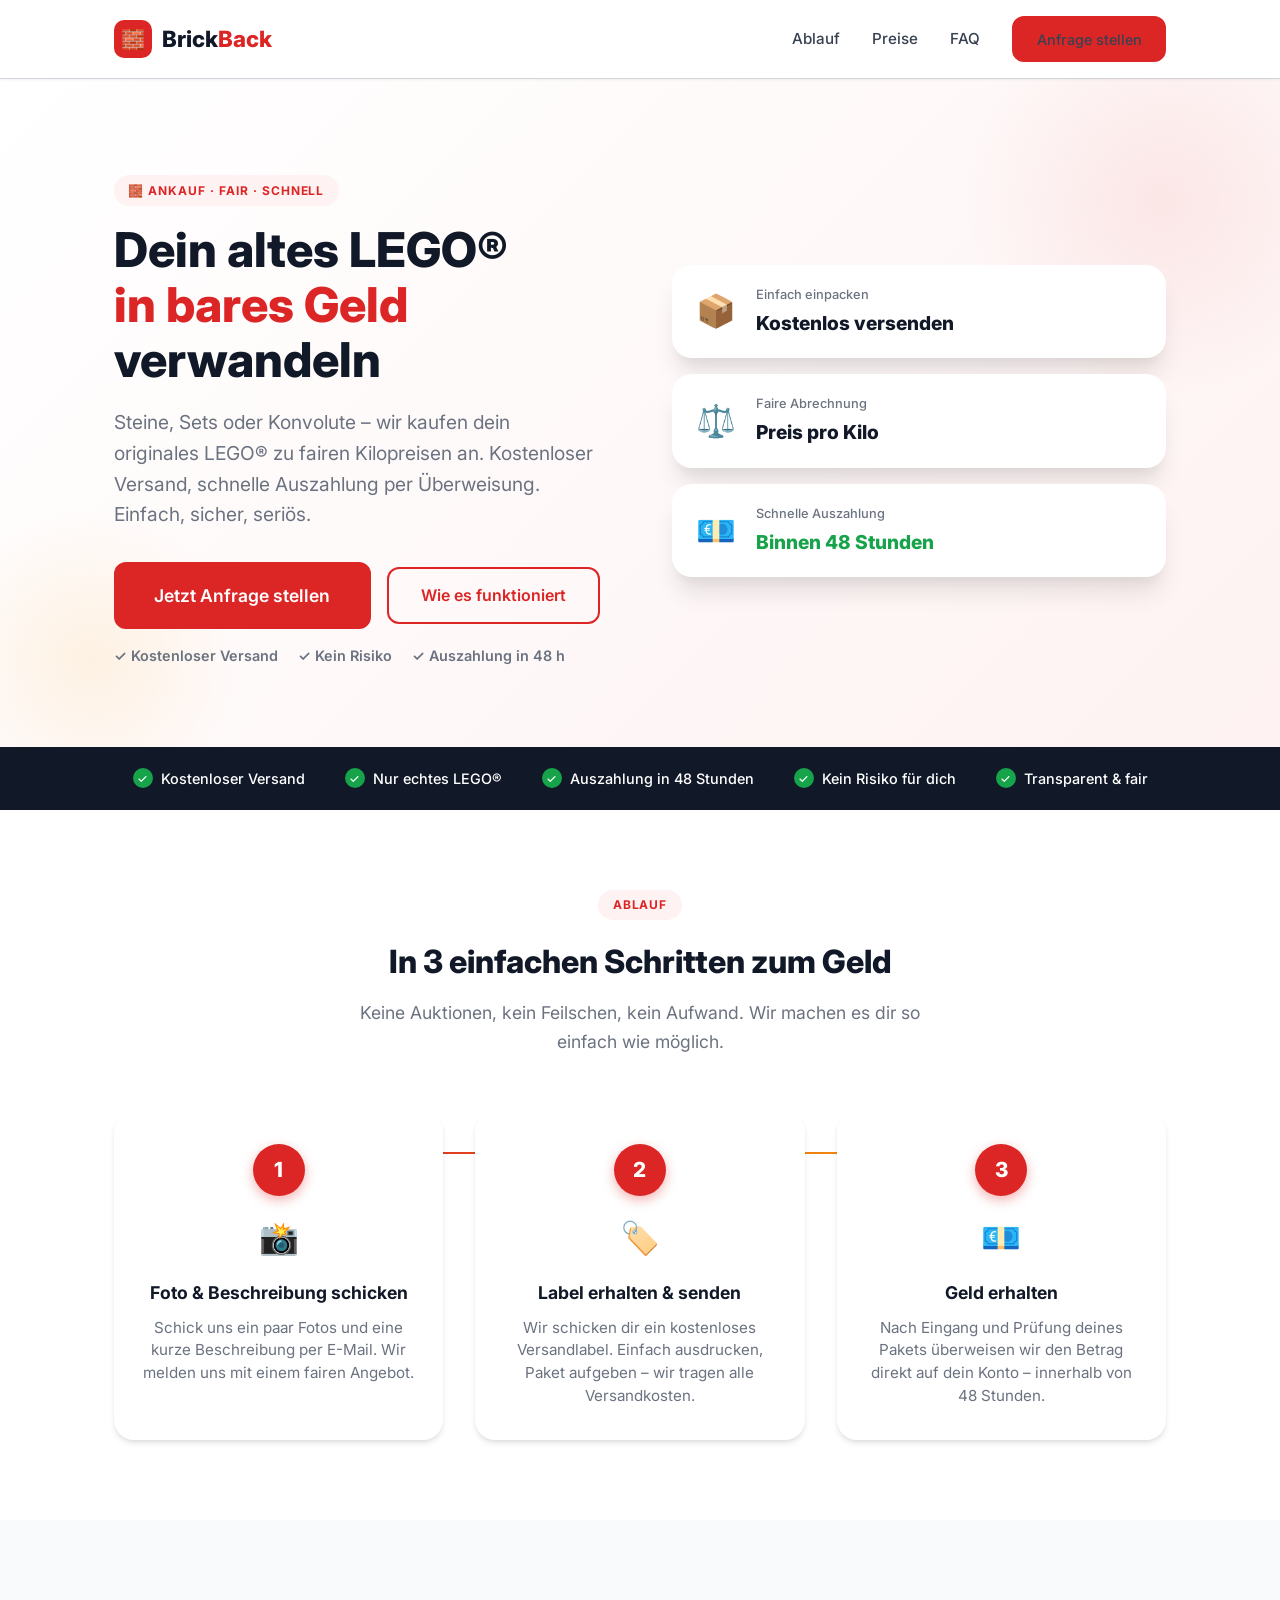
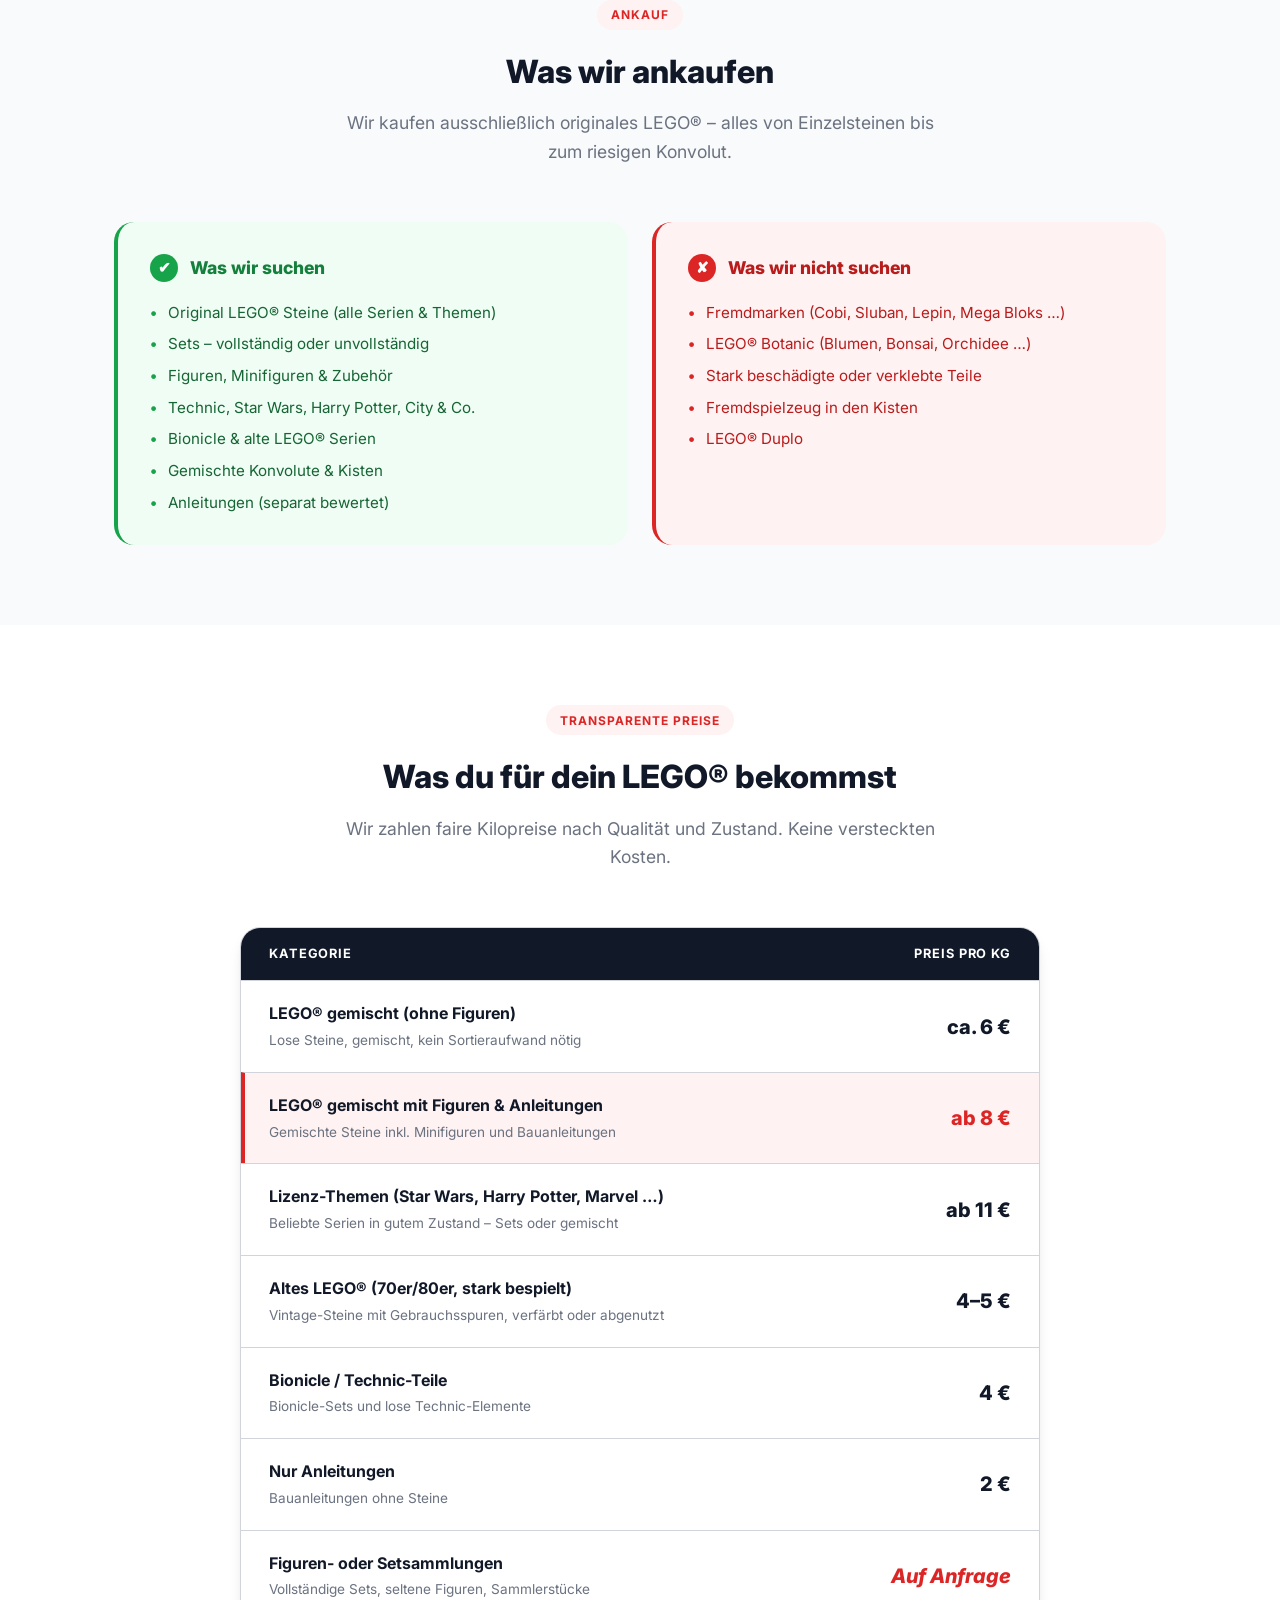
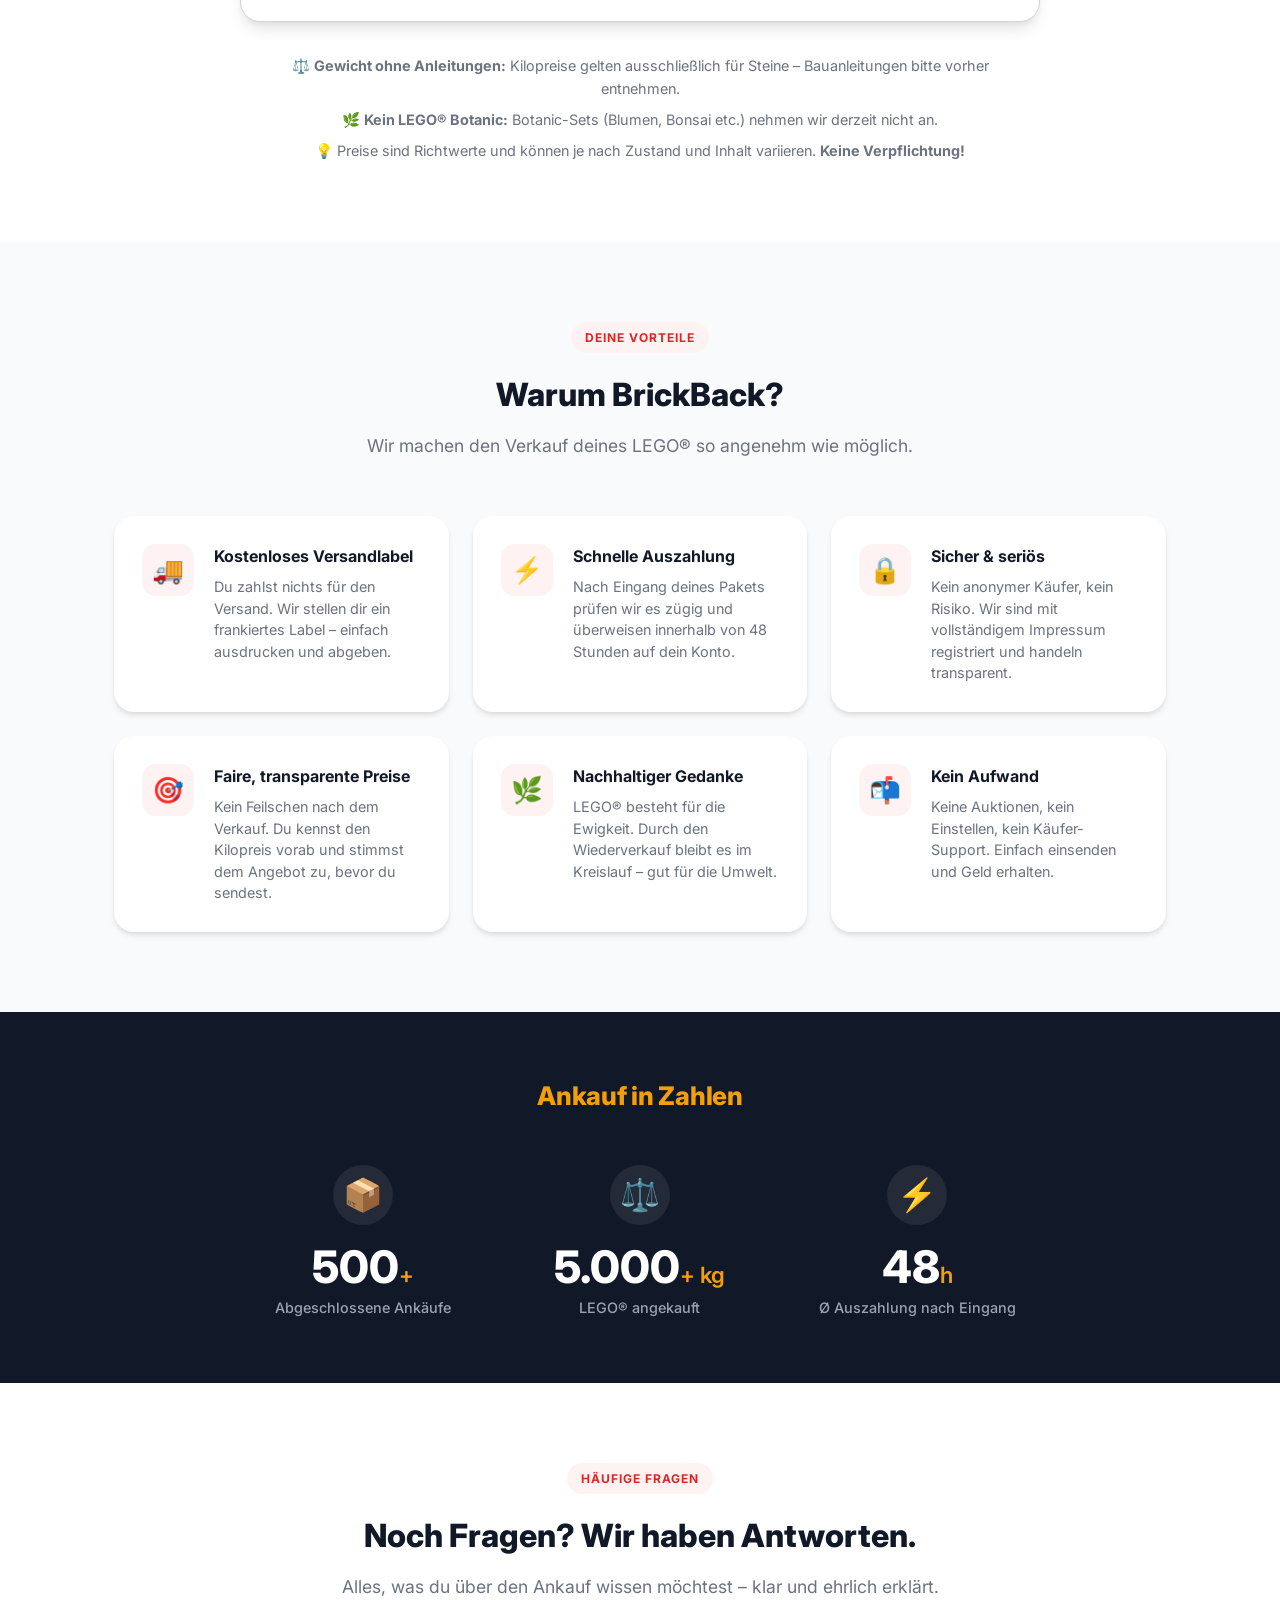
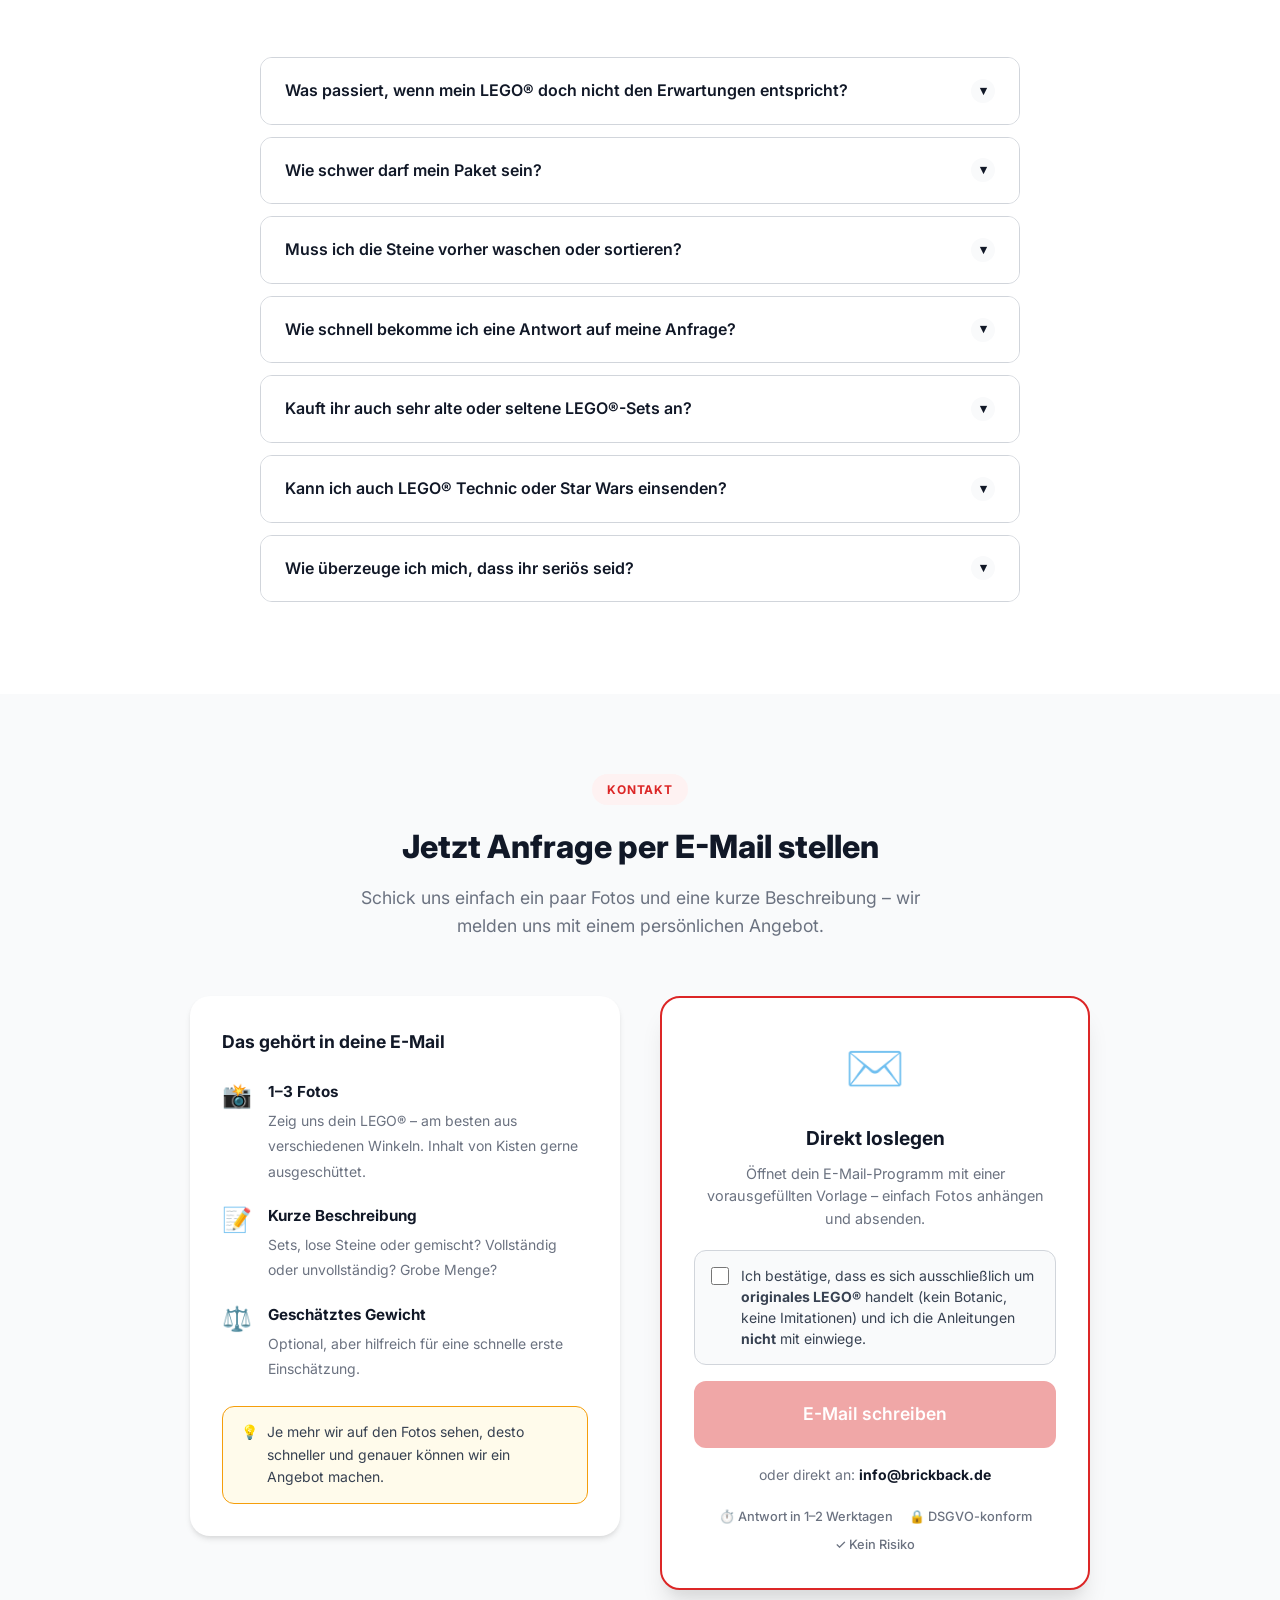
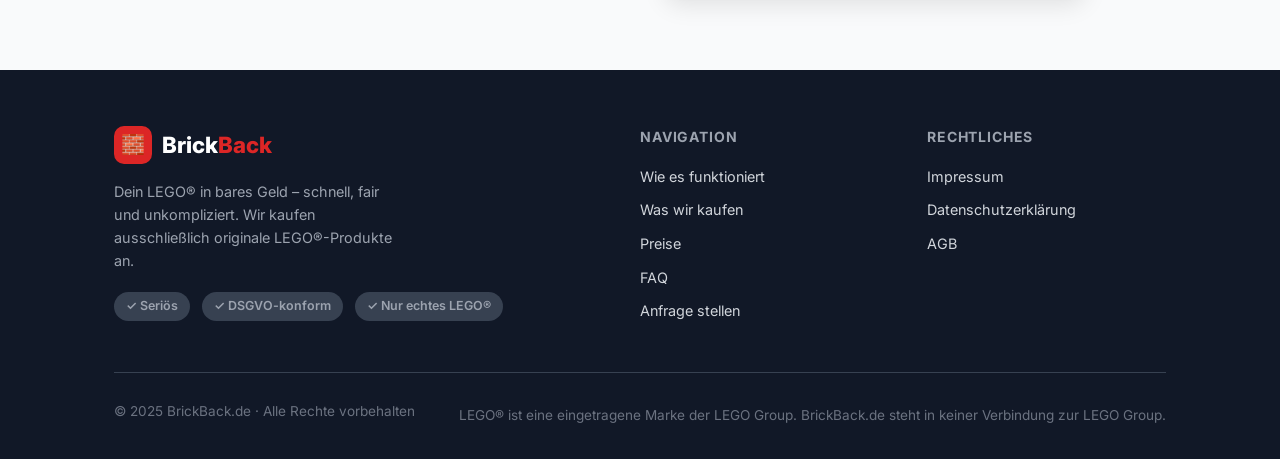
<file: index.html>
<!DOCTYPE html>
<html lang="de">
<head>
  <meta charset="UTF-8" />
  <meta name="viewport" content="width=device-width, initial-scale=1.0" />
  <title>LEGO® Ankauf | BrickBack.de – Steine, Sets & Konvolute fair verkaufen</title>
  <meta name="description" content="LEGO® Sets, Steine und Konvolute verkaufen leicht gemacht: Kostenloser Versand, faire Preise pro Kilo, schnelle Auszahlung. Jetzt Anfrage stellen!" />
  <meta name="keywords" content="LEGO ankauf, LEGO verkaufen, LEGO steine ankauf, LEGO sets verkaufen, LEGO konvolut, lego gebraucht verkaufen, lego ankäufer" />
  <meta name="robots" content="index, follow" />
  <link rel="canonical" href="https://www.brickback.de/" />

  <!-- Open Graph -->
  <meta property="og:type"        content="website" />
  <meta property="og:url"         content="https://www.brickback.de/" />
  <meta property="og:title"       content="LEGO® Ankauf | BrickBack.de – fair & schnell" />
  <meta property="og:description" content="Dein LEGO® bringt echtes Geld. Kostenloser Versand, faire Kilopreise, schnelle Überweisung." />
  <meta property="og:image"       content="https://www.brickback.de/assets/og-image.jpg" />

  <!-- Twitter Card -->
  <meta name="twitter:card"        content="summary_large_image" />
  <meta name="twitter:title"       content="LEGO® Ankauf | BrickBack.de" />
  <meta name="twitter:description" content="LEGO® Steine, Sets & Konvolute fair ankaufen. Kostenloser Versand inklusive." />

  <!-- Favicon (inline SVG-basiert) -->
  <link rel="icon" href="data:image/svg+xml,<svg xmlns='http://www.w3.org/2000/svg' viewBox='0 0 100 100'><rect width='100' height='100' rx='20' fill='%23DC2626'/><text y='.9em' font-size='72' x='12'>🧱</text></svg>" />

  <link rel="stylesheet" href="assets/css/style.css" />

  <!-- Structured Data: LocalBusiness -->
  <script type="application/ld+json">
  {
    "@context": "https://schema.org",
    "@type": "Store",
    "name": "BrickBack.de",
    "description": "Ankauf von gebrauchten LEGO® Sets, Steinen und Konvoluten. Faire Kilopreise, kostenloser Versand, schnelle Auszahlung.",
    "url": "https://www.brickback.de",
    "email": "info@brickback.de",
    "areaServed": {
      "@type": "Country",
      "name": "Germany"
    },
    "priceRange": "€€",
    "currenciesAccepted": "EUR",
    "paymentAccepted": "Banküberweisung",
    "openingHours": "Mo-Fr 09:00-18:00"
  }
  </script>
  <script type="application/ld+json">
  {
    "@context": "https://schema.org",
    "@type": "FAQPage",
    "mainEntity": [
      {
        "@type": "Question",
        "name": "Was kauft BrickBack an?",
        "acceptedAnswer": {
          "@type": "Answer",
          "text": "Wir kaufen ausschließlich originales LEGO®: Sets (vollständig oder unvollständig), lose Steine, Technic, Duplo und Konvolute. Keine Imitationen oder Fremdfabrikate."
        }
      },
      {
        "@type": "Question",
        "name": "Wie funktioniert der Ankauf?",
        "acceptedAnswer": {
          "@type": "Answer",
          "text": "1. Anfrage stellen und LEGO® beschreiben. 2. Kostenloses Versandlabel erhalten. 3. Paket abschicken. 4. Nach Prüfung und Gewichtsmessung Auszahlung per Überweisung."
        }
      },
      {
        "@type": "Question",
        "name": "Wie viel zahlt BrickBack pro Kilo?",
        "acceptedAnswer": {
          "@type": "Answer",
          "text": "Der Preis richtet sich nach Qualität und Art des LEGO®. Vollständige Sets mit Anleitung erzielen höhere Preise als lose Steine. Nach deiner Anfrage erhalten Informationen zu deinem konkreten Angebot."
        }
      }
    ]
  }
  </script>
</head>
<body>

<!-- ===== Navigation ===== -->
<header>
  <nav class="nav" role="navigation" aria-label="Hauptnavigation">
    <div class="nav-inner">
      <a href="/" class="nav-logo" aria-label="BrickBack Startseite">
        <div class="logo-icon" aria-hidden="true">🧱</div>
        <span>Brick<span class="logo-red">Back</span></span>
      </a>

      <ul class="nav-links" role="list">
        <li><a href="#so-funktionierts">Ablauf</a></li>
        <li><a href="#preise">Preise</a></li>
        <li><a href="#faq">FAQ</a></li>
        <li><a href="#kontakt" class="btn btn-primary" style="padding:.6rem 1.4rem;font-size:.9rem;">Anfrage stellen</a></li>
      </ul>

      <button class="nav-toggle" aria-label="Menü öffnen" aria-expanded="false">
        <span></span><span></span><span></span>
      </button>
    </div>
  </nav>
</header>

<!-- ===== Hero ===== -->
<main>
<section class="hero" aria-labelledby="hero-heading">
  <div class="container hero-inner">
    <div class="hero-content">
      <div class="badge">🧱 Ankauf · Fair · Schnell</div>
      <h1 id="hero-heading">
        Dein altes LEGO®<br>
        <span>in bares Geld</span> verwandeln
      </h1>
      <p>
        Steine, Sets oder Konvolute – wir kaufen dein originales LEGO® zu fairen Kilopreisen an.
        Kostenloser Versand, schnelle Auszahlung per Überweisung. Einfach, sicher, seriös.
      </p>
      <div class="hero-actions">
        <a href="#kontakt" class="btn btn-primary btn-large">Jetzt Anfrage stellen</a>
        <a href="#so-funktionierts" class="btn btn-outline">Wie es funktioniert</a>
      </div>
      <ul class="hero-note" aria-label="Vorteile">
        <li>✓ Kostenloser Versand</li>
        <li>✓ Kein Risiko</li>
        <li>✓ Auszahlung in 48 h</li>
      </ul>
    </div>

    <div class="hero-visual" aria-hidden="true">
      <div class="hero-card">
        <div class="hero-card-icon">📦</div>
        <div class="hero-card-body">
          <div class="label">Einfach einpacken</div>
          <div class="value">Kostenlos versenden</div>
        </div>
      </div>
      <div class="hero-card">
        <div class="hero-card-icon">⚖️</div>
        <div class="hero-card-body">
          <div class="label">Faire Abrechnung</div>
          <div class="value">Preis pro Kilo</div>
        </div>
      </div>
      <div class="hero-card">
        <div class="hero-card-icon">💶</div>
        <div class="hero-card-body">
          <div class="label">Schnelle Auszahlung</div>
          <div class="value green">Binnen 48 Stunden</div>
        </div>
      </div>
    </div>
  </div>
</section>

<!-- Trust Bar -->
<div class="trust-bar" role="complementary" aria-label="Vertrauenssignale">
  <div class="trust-bar-inner">
    <div class="trust-item"><div class="check" aria-hidden="true">✓</div> Kostenloser Versand</div>
    <div class="trust-item"><div class="check" aria-hidden="true">✓</div> Nur echtes LEGO®</div>
    <div class="trust-item"><div class="check" aria-hidden="true">✓</div> Auszahlung in 48 Stunden</div>
    <div class="trust-item"><div class="check" aria-hidden="true">✓</div> Kein Risiko für dich</div>
    <div class="trust-item"><div class="check" aria-hidden="true">✓</div> Transparent & fair</div>
  </div>
</div>

<!-- ===== Wie es funktioniert ===== -->
<section class="section" id="so-funktionierts" aria-labelledby="steps-heading">
  <div class="container">
    <div class="section-header reveal">
      <div class="badge">Ablauf</div>
      <h2 id="steps-heading">In 3 einfachen Schritten zum Geld</h2>
      <p>Keine Auktionen, kein Feilschen, kein Aufwand. Wir machen es dir so einfach wie möglich.</p>
    </div>

    <div class="steps-grid">
      <div class="step reveal">
        <div class="step-number" aria-label="Schritt 1">1</div>
        <div class="step-icon" aria-hidden="true">📸</div>
        <h3>Foto & Beschreibung schicken</h3>
        <p>Schick uns ein paar Fotos und eine kurze Beschreibung per E-Mail. Wir melden uns mit einem fairen Angebot.</p>
      </div>

      <div class="step reveal">
        <div class="step-number" aria-label="Schritt 2">2</div>
        <div class="step-icon" aria-hidden="true">🏷️</div>
        <h3>Label erhalten & senden</h3>
        <p>Wir schicken dir ein kostenloses Versandlabel. Einfach ausdrucken, Paket aufgeben – wir tragen alle Versandkosten.</p>
      </div>

      <div class="step reveal">
        <div class="step-number" aria-label="Schritt 3">3</div>
        <div class="step-icon" aria-hidden="true">💶</div>
        <h3>Geld erhalten</h3>
        <p>Nach Eingang und Prüfung deines Pakets überweisen wir den Betrag direkt auf dein Konto – innerhalb von 48 Stunden.</p>
      </div>
    </div>
  </div>
</section>

<!-- ===== Was wir kaufen ===== -->
<section class="section section--gray" id="was-wir-kaufen" aria-labelledby="buy-heading">
  <div class="container">
    <div class="section-header reveal">
      <div class="badge">Ankauf</div>
      <h2 id="buy-heading">Was wir ankaufen</h2>
      <p>Wir kaufen ausschließlich originales LEGO® – alles von Einzelsteinen bis zum riesigen Konvolut.</p>
    </div>

    <div class="buy-split reveal">

      <div class="buy-split-card buy-split-yes">
        <div class="buy-split-header">
          <span class="buy-split-icon" aria-hidden="true">✔</span>
          <h3>Was wir suchen</h3>
        </div>
        <ul>
          <li>Original LEGO® Steine (alle Serien &amp; Themen)</li>
          <li>Sets – vollständig oder unvollständig</li>
          <li>Figuren, Minifiguren &amp; Zubehör</li>
          <li>Technic, Star Wars, Harry Potter, City &amp; Co.</li>
          <li>Bionicle &amp; alte LEGO® Serien</li>
          <li>Gemischte Konvolute &amp; Kisten</li>
          <li>Anleitungen (separat bewertet)</li>
        </ul>
      </div>

      <div class="buy-split-card buy-split-no">
        <div class="buy-split-header">
          <span class="buy-split-icon" aria-hidden="true">✘</span>
          <h3>Was wir nicht suchen</h3>
        </div>
        <ul>
          <li>Fremdmarken (Cobi, Sluban, Lepin, Mega Bloks …)</li>
          <li>LEGO® Botanic (Blumen, Bonsai, Orchidee …)</li>
          <li>Stark beschädigte oder verklebte Teile</li>
          <li>Fremdspielzeug in den Kisten</li>
          <li>LEGO® Duplo</li>
        </ul>
      </div>

    </div>
  </div>
</section>

<!-- ===== Preise ===== -->
<section class="section" id="preise" aria-labelledby="pricing-heading">
  <div class="container">
    <div class="section-header reveal">
      <div class="badge">Transparente Preise</div>
      <h2 id="pricing-heading">Was du für dein LEGO® bekommst</h2>
      <p>Wir zahlen faire Kilopreise nach Qualität und Zustand. Keine versteckten Kosten.</p>
    </div>

    <div class="price-table reveal">
      <div class="price-table-head">
        <span>Kategorie</span>
        <span>Preis pro kg</span>
      </div>

      <div class="price-table-row">
        <div class="price-row-label">
          <strong>LEGO® gemischt (ohne Figuren)</strong>
          <span>Lose Steine, gemischt, kein Sortieraufwand nötig</span>
        </div>
        <div class="price-row-value">ca. 6 €</div>
      </div>

      <div class="price-table-row price-table-row--highlight">
        <div class="price-row-label">
          <strong>LEGO® gemischt mit Figuren &amp; Anleitungen</strong>
          <span>Gemischte Steine inkl. Minifiguren und Bauanleitungen</span>
        </div>
        <div class="price-row-value">ab 8 €</div>
      </div>

      <div class="price-table-row">
        <div class="price-row-label">
          <strong>Lizenz-Themen (Star Wars, Harry Potter, Marvel …)</strong>
          <span>Beliebte Serien in gutem Zustand – Sets oder gemischt</span>
        </div>
        <div class="price-row-value">ab 11 €</div>
      </div>

      <div class="price-table-row">
        <div class="price-row-label">
          <strong>Altes LEGO® (70er/80er, stark bespielt)</strong>
          <span>Vintage-Steine mit Gebrauchsspuren, verfärbt oder abgenutzt</span>
        </div>
        <div class="price-row-value">4–5 €</div>
      </div>

      <div class="price-table-row">
        <div class="price-row-label">
          <strong>Bionicle / Technic-Teile</strong>
          <span>Bionicle-Sets und lose Technic-Elemente</span>
        </div>
        <div class="price-row-value">4 €</div>
      </div>

      <div class="price-table-row">
        <div class="price-row-label">
          <strong>Nur Anleitungen</strong>
          <span>Bauanleitungen ohne Steine</span>
        </div>
        <div class="price-row-value">2 €</div>
      </div>

      <div class="price-table-row">
        <div class="price-row-label">
          <strong>Figuren- oder Setsammlungen</strong>
          <span>Vollständige Sets, seltene Figuren, Sammlerstücke</span>
        </div>
        <div class="price-row-value price-row-value--anfrage">Auf Anfrage</div>
      </div>
    </div>

    <div class="pricing-disclaimers reveal">
      <p>⚖️ <strong>Gewicht ohne Anleitungen:</strong> Kilopreise gelten ausschließlich für Steine – Bauanleitungen bitte vorher entnehmen.</p>
      <p>🌿 <strong>Kein LEGO® Botanic:</strong> Botanic-Sets (Blumen, Bonsai etc.) nehmen wir derzeit nicht an.</p>
      <p>💡 Preise sind Richtwerte und können je nach Zustand und Inhalt variieren. <strong>Keine Verpflichtung!</strong></p>
    </div>
  </div>
</section>

<!-- ===== Warum BrickBack ===== -->
<section class="section section--gray" id="warum-wir" aria-labelledby="why-heading">
  <div class="container">
    <div class="section-header reveal">
      <div class="badge">Deine Vorteile</div>
      <h2 id="why-heading">Warum BrickBack?</h2>
      <p>Wir machen den Verkauf deines LEGO® so angenehm wie möglich.</p>
    </div>

    <div class="why-grid">
      <div class="why-card reveal">
        <div class="why-icon" aria-hidden="true">🚚</div>
        <div>
          <h3>Kostenloses Versandlabel</h3>
          <p>Du zahlst nichts für den Versand. Wir stellen dir ein frankiertes Label – einfach ausdrucken und abgeben.</p>
        </div>
      </div>
      <div class="why-card reveal">
        <div class="why-icon" aria-hidden="true">⚡</div>
        <div>
          <h3>Schnelle Auszahlung</h3>
          <p>Nach Eingang deines Pakets prüfen wir es zügig und überweisen innerhalb von 48 Stunden auf dein Konto.</p>
        </div>
      </div>
      <div class="why-card reveal">
        <div class="why-icon" aria-hidden="true">🔒</div>
        <div>
          <h3>Sicher & seriös</h3>
          <p>Kein anonymer Käufer, kein Risiko. Wir sind mit vollständigem Impressum registriert und handeln transparent.</p>
        </div>
      </div>
      <div class="why-card reveal">
        <div class="why-icon" aria-hidden="true">🎯</div>
        <div>
          <h3>Faire, transparente Preise</h3>
          <p>Kein Feilschen nach dem Verkauf. Du kennst den Kilopreis vorab und stimmst dem Angebot zu, bevor du sendest.</p>
        </div>
      </div>
      <div class="why-card reveal">
        <div class="why-icon" aria-hidden="true">🌿</div>
        <div>
          <h3>Nachhaltiger Gedanke</h3>
          <p>LEGO® besteht für die Ewigkeit. Durch den Wiederverkauf bleibt es im Kreislauf – gut für die Umwelt.</p>
        </div>
      </div>
      <div class="why-card reveal">
        <div class="why-icon" aria-hidden="true">📬</div>
        <div>
          <h3>Kein Aufwand</h3>
          <p>Keine Auktionen, kein Einstellen, kein Käufer-Support. Einfach einsenden und Geld erhalten.</p>
        </div>
      </div>
    </div>
  </div>
</section>

<!-- ===== Stats ===== -->
<!-- Zahlen hier anpassen sobald mehr Erfahrung vorhanden -->
<section class="stats-section" aria-label="Unsere Zahlen">
  <div class="container">
    <h2 class="stats-heading">Ankauf in Zahlen</h2>
    <div class="stats-grid">
      <div class="stat-item reveal">
        <div class="stat-icon" aria-hidden="true">📦</div>
        <div class="stat-number">500<span>+</span></div>
        <div class="stat-label">Abgeschlossene Ankäufe</div>
      </div>
      <div class="stat-item reveal">
        <div class="stat-icon" aria-hidden="true">⚖️</div>
        <div class="stat-number">5.000<span>+ kg</span></div>
        <div class="stat-label">LEGO® angekauft</div>
      </div>
      <div class="stat-item reveal">
        <div class="stat-icon" aria-hidden="true">⚡</div>
        <div class="stat-number">48<span>h</span></div>
        <div class="stat-label">Ø Auszahlung nach Eingang</div>
      </div>
    </div>
  </div>
</section>

<!-- ===== FAQ ===== -->
<section class="section" id="faq" aria-labelledby="faq-heading">
  <div class="container">
    <div class="section-header reveal">
      <div class="badge">Häufige Fragen</div>
      <h2 id="faq-heading">Noch Fragen? Wir haben Antworten.</h2>
      <p>Alles, was du über den Ankauf wissen möchtest – klar und ehrlich erklärt.</p>
    </div>

    <div class="faq-list reveal" role="list">
      <div class="faq-item" role="listitem">
        <div class="faq-question">
          Was passiert, wenn mein LEGO® doch nicht den Erwartungen entspricht?
          <span class="faq-chevron" aria-hidden="true">▾</span>
        </div>
        <div class="faq-answer">
          Sollte dein Paket stark von der Beschreibung abweichen (z. B. erheblich weniger Gewicht oder viele beschädigte Steine), nehmen wir vor der Auszahlung Kontakt auf und machen dir ein angepasstes Angebot. Du kannst das Paket dann auch kostenlos zurückbekommen – kein Risiko für dich.
        </div>
      </div>

      <div class="faq-item" role="listitem">
        <div class="faq-question">
          Wie schwer darf mein Paket sein?
          <span class="faq-chevron" aria-hidden="true">▾</span>
        </div>
        <div class="faq-answer">
          Das Standard-Label gilt für Pakete bis 31,5 kg. Bei größeren Mengen koordinieren wir eine Speditionsabholung – einfach in der Anfrage angeben. Mindestgewicht ist 1 kg.
        </div>
      </div>

      <div class="faq-item" role="listitem">
        <div class="faq-question">
          Muss ich die Steine vorher waschen oder sortieren?
          <span class="faq-chevron" aria-hidden="true">▾</span>
        </div>
        <div class="faq-answer">
          Nein, das ist nicht notwendig. Wir kaufen auch unsortierte Steine und Konvolute an. Allerdings erzielen gereinigte und grob sortierte Mengen bessere Kilopreise. Bitte entferne grobe Verschmutzungen und nicht-LEGO-Teile aus dem Paket.
        </div>
      </div>

      <div class="faq-item" role="listitem">
        <div class="faq-question">
          Wie schnell bekomme ich eine Antwort auf meine Anfrage?
          <span class="faq-chevron" aria-hidden="true">▾</span>
        </div>
        <div class="faq-answer">
          In der Regel melden wir uns innerhalb von 1–2 Werktagen bei dir. In besonders beschäftigten Phasen kann es etwas länger dauern – wir antworten aber jedem!
        </div>
      </div>

      <div class="faq-item" role="listitem">
        <div class="faq-question">
          Kauft ihr auch sehr alte oder seltene LEGO®-Sets an?
          <span class="faq-chevron" aria-hidden="true">▾</span>
        </div>
        <div class="faq-answer">
          Ja, sehr gerne! Vintage-Sets und seltene Serien können besonders wertvolle Posten sein. Bitte beschreibe sie in deiner Anfrage so genau wie möglich (Setname, -nummer, Vollständigkeit) – dann können wir einen individuellen Preis machen.
        </div>
      </div>

      <div class="faq-item" role="listitem">
        <div class="faq-question">
          Kann ich auch LEGO® Technic oder Star Wars einsenden?
          <span class="faq-chevron" aria-hidden="true">▾</span>
        </div>
        <div class="faq-answer">
          Ja! Alle originalen LEGO®-Serien sind willkommen – Technic, City, Creator, Star Wars, Harry Potter, Ninjago, Friends und viele mehr. Beliebte Serien in gutem Zustand erzielen oft Premiumpreise.
        </div>
      </div>

      <div class="faq-item" role="listitem">
        <div class="faq-question">
          Wie überzeuge ich mich, dass ihr seriös seid?
          <span class="faq-chevron" aria-hidden="true">▾</span>
        </div>
        <div class="faq-answer">
          Sehr verständlich! Wir haben ein vollständiges <a href="impressum.html">Impressum</a> mit echter Adresse und Kontaktmöglichkeit. Unser Prozess ist transparent: Du schickst uns Fotos, wir machen ein Angebot – du sendest das Paket erst, wenn du zugestimmt hast. Keine Vorleistung, kein Risiko.
        </div>
      </div>
    </div>
  </div>
</section>

<!-- ===== Kontakt ===== -->
<section class="section section--gray" id="kontakt" aria-labelledby="contact-heading">
  <div class="container">
    <div class="section-header reveal">
      <div class="badge">Kontakt</div>
      <h2 id="contact-heading">Jetzt Anfrage per E-Mail stellen</h2>
      <p>Schick uns einfach ein paar Fotos und eine kurze Beschreibung – wir melden uns mit einem persönlichen Angebot.</p>
    </div>

    <div class="contact-email-layout reveal">

      <div class="email-checklist">
        <h3>Das gehört in deine E-Mail</h3>
        <ul class="email-checklist-items">
          <li>
            <div class="checklist-icon" aria-hidden="true">📸</div>
            <div>
              <strong>1–3 Fotos</strong>
              <span>Zeig uns dein LEGO® – am besten aus verschiedenen Winkeln. Inhalt von Kisten gerne ausgeschüttet.</span>
            </div>
          </li>
          <li>
            <div class="checklist-icon" aria-hidden="true">📝</div>
            <div>
              <strong>Kurze Beschreibung</strong>
              <span>Sets, lose Steine oder gemischt? Vollständig oder unvollständig? Grobe Menge?</span>
            </div>
          </li>
          <li>
            <div class="checklist-icon" aria-hidden="true">⚖️</div>
            <div>
              <strong>Geschätztes Gewicht</strong>
              <span>Optional, aber hilfreich für eine schnelle erste Einschätzung.</span>
            </div>
          </li>
        </ul>

        <div class="email-note">
          <span aria-hidden="true">💡</span>
          Je mehr wir auf den Fotos sehen, desto schneller und genauer können wir ein Angebot machen.
        </div>
      </div>

      <div class="email-cta-card">
        <div class="email-cta-icon" aria-hidden="true">✉️</div>
        <h3>Direkt loslegen</h3>
        <p>Öffnet dein E-Mail-Programm mit einer vorausgefüllten Vorlage – einfach Fotos anhängen und absenden.</p>

        <label class="confirm-checkbox" for="lego-confirm">
          <input type="checkbox" id="lego-confirm" />
          <span>
            Ich bestätige, dass es sich ausschließlich um <strong>originales LEGO®</strong> handelt
            (kein Botanic, keine Imitationen) und ich die Anleitungen <strong>nicht</strong> mit einwiege.
          </span>
        </label>

        <a
          id="email-btn"
          href="mailto:info@brickback.de?subject=LEGO%20Ankauf%20Anfrage&body=Hallo%20BrickBack-Team%2C%0A%0Aich%20m%C3%B6chte%20mein%20LEGO%C2%AE%20verkaufen%20und%20h%C3%A4tte%20gerne%20ein%20Angebot.%0A%0A---%20Meine%20Angaben%20---%0A%0ABeschreibung%20(Sets%2C%20lose%20Steine%2C%20gemischt%20...%3F)%3A%0A%0AZustand%3A%0A%0AGeschaetztes%20Gewicht%20in%20kg%20(nur%20Steine%2C%20ohne%20Anleitungen)%3A%0A%0A---%0A(Bitte%201%E2%80%933%20Fotos%20anh%C3%A4ngen)%0A%0AViele%20Gr%C3%BC%C3%9Fe"
          class="btn btn-primary btn-large email-btn-disabled"
          style="width:100%; justify-content:center; margin-top:1rem;"
          aria-disabled="true"
          tabindex="-1"
        >
          E-Mail schreiben
        </a>

        <div class="email-address-display">
          oder direkt an: <strong>info@brickback.de</strong>
        </div>
        <div class="email-meta">
          <span>⏱️ Antwort in 1–2 Werktagen</span>
          <span>🔒 DSGVO-konform</span>
          <span>✓ Kein Risiko</span>
        </div>
      </div>

    </div>
  </div>
</section>
</main>

<!-- ===== Footer ===== -->
<footer class="footer" role="contentinfo">
  <div class="container">
    <div class="footer-grid">
      <div class="footer-brand">
        <a href="/" class="nav-logo" aria-label="BrickBack Startseite">
          <div class="logo-icon" aria-hidden="true">🧱</div>
          <span>Brick<span class="logo-red">Back</span></span>
        </a>
        <p>Dein LEGO® in bares Geld – schnell, fair und unkompliziert. Wir kaufen ausschließlich originale LEGO®-Produkte an.</p>
        <div class="footer-badges" style="margin-top:1.25rem;">
          <span class="footer-badge">✓ Seriös</span>
          <span class="footer-badge">✓ DSGVO-konform</span>
          <span class="footer-badge">✓ Nur echtes LEGO®</span>
        </div>
      </div>

      <div class="footer-col">
        <h4>Navigation</h4>
        <ul>
          <li><a href="#so-funktionierts">Wie es funktioniert</a></li>
          <li><a href="#was-wir-kaufen">Was wir kaufen</a></li>
          <li><a href="#preise">Preise</a></li>
          <li><a href="#faq">FAQ</a></li>
          <li><a href="#kontakt">Anfrage stellen</a></li>
        </ul>
      </div>

      <div class="footer-col">
        <h4>Rechtliches</h4>
        <ul>
          <li><a href="impressum.html">Impressum</a></li>
          <li><a href="datenschutz.html">Datenschutzerklärung</a></li>
          <li><a href="agb.html">AGB</a></li>
        </ul>
      </div>
    </div>

    <div class="footer-bottom">
      <p>© 2025 BrickBack.de · Alle Rechte vorbehalten</p>
      <p class="footer-disclaimer">
        LEGO® ist eine eingetragene Marke der LEGO Group. BrickBack.de steht in keiner Verbindung zur LEGO Group.
      </p>
    </div>
  </div>
</footer>

<script src="assets/js/main.js"></script>
</body>
</html>
</file>
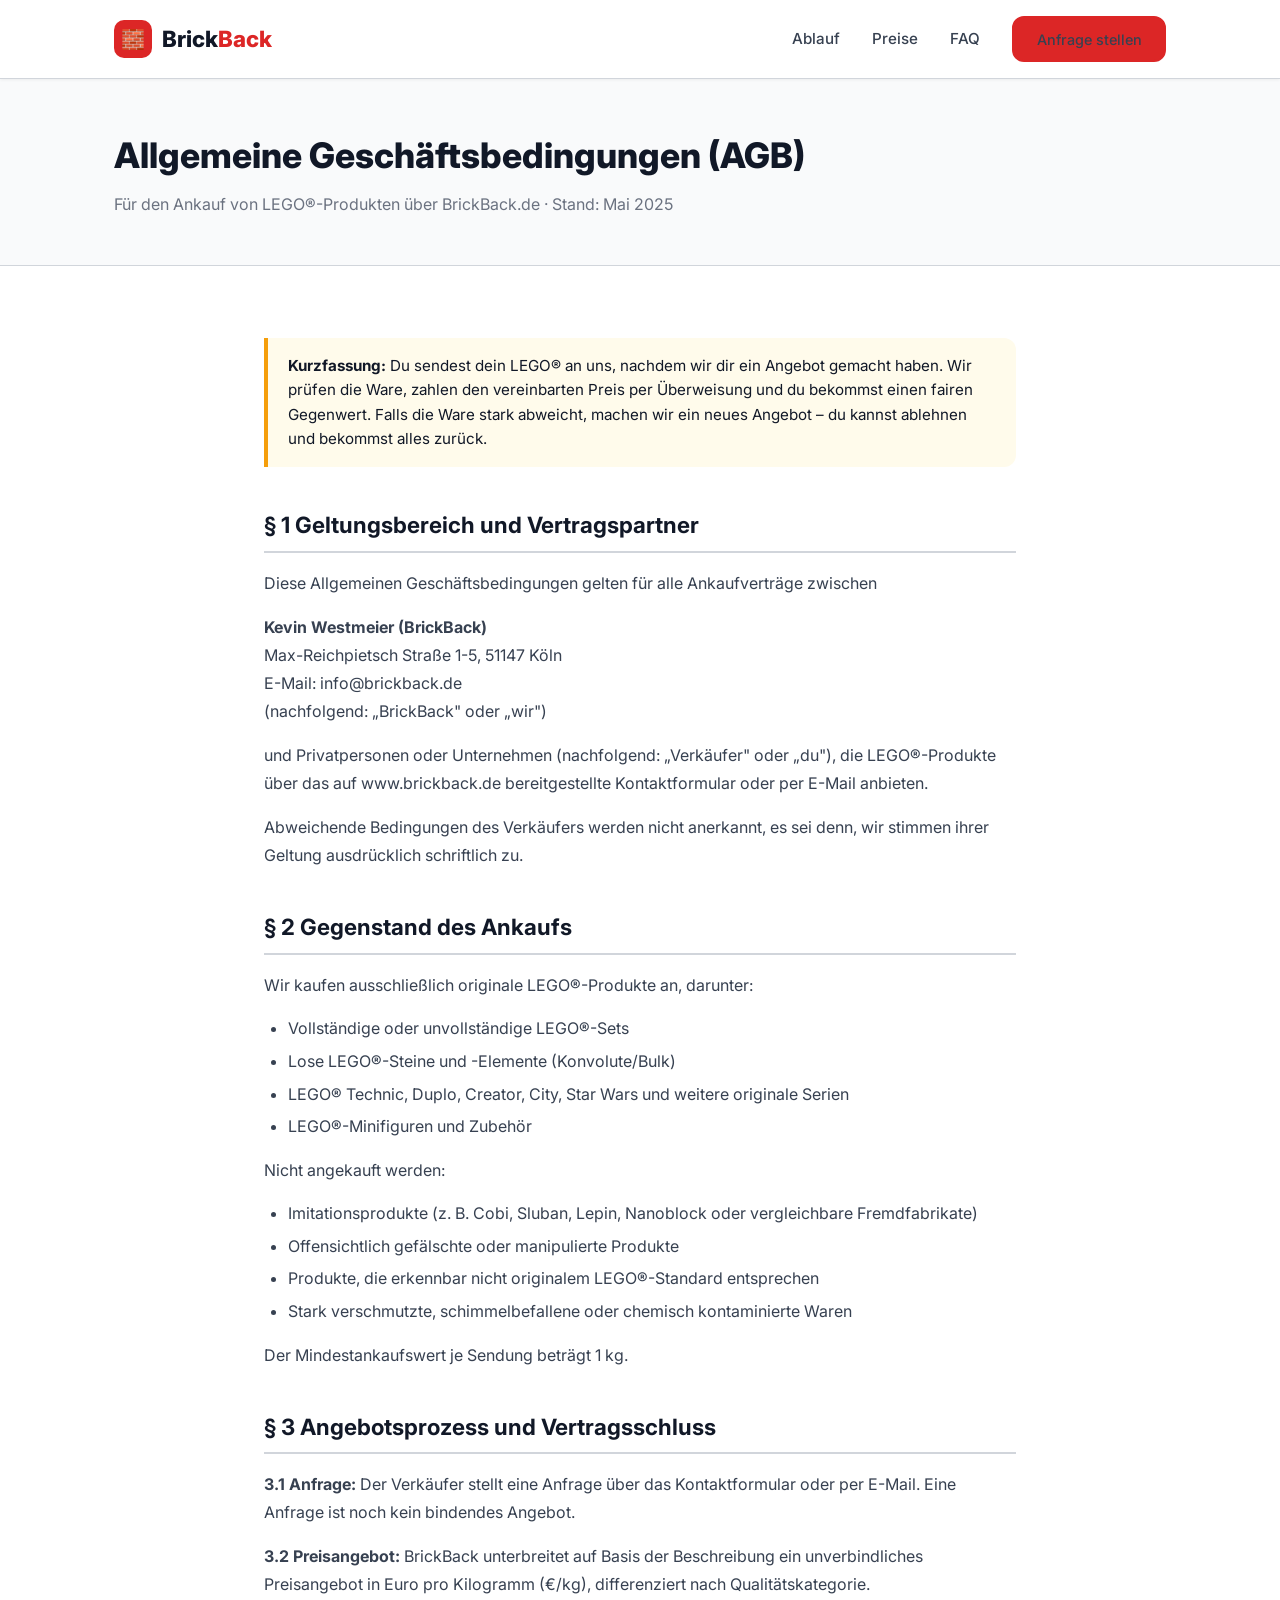
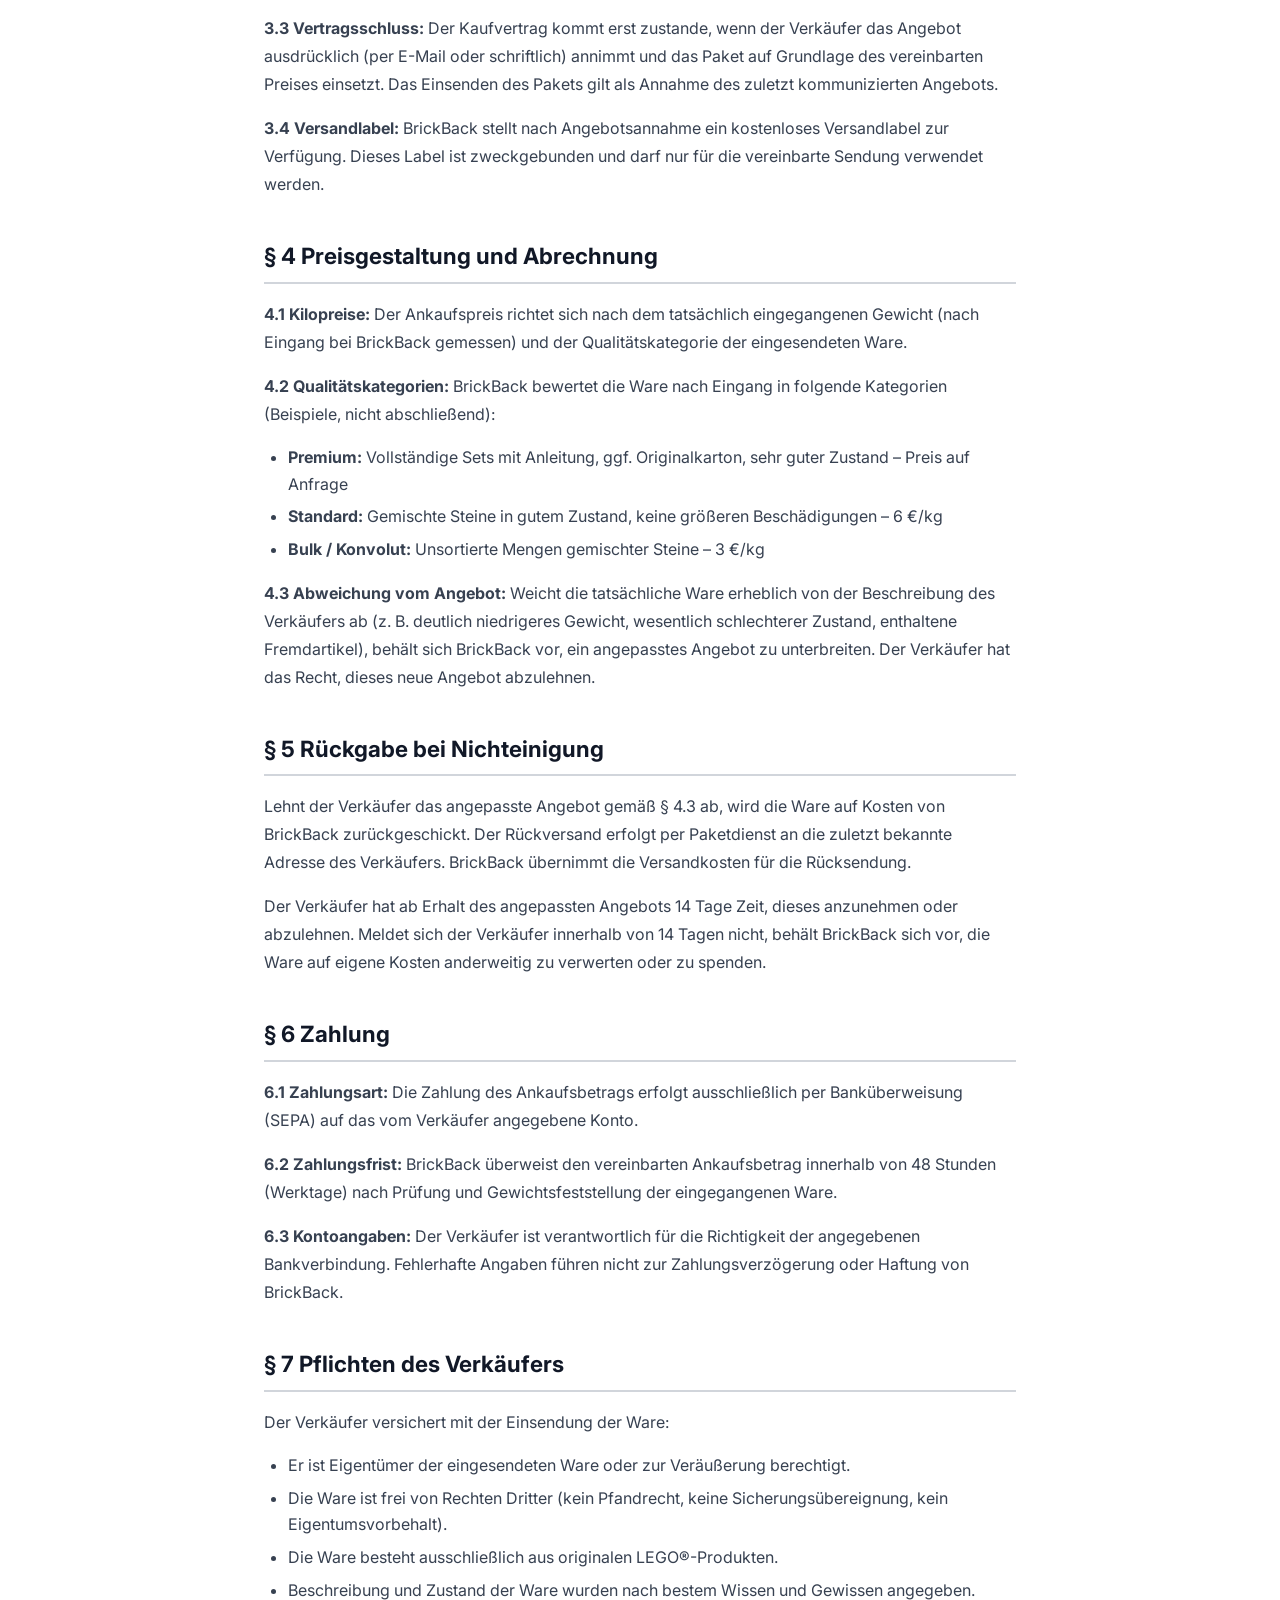
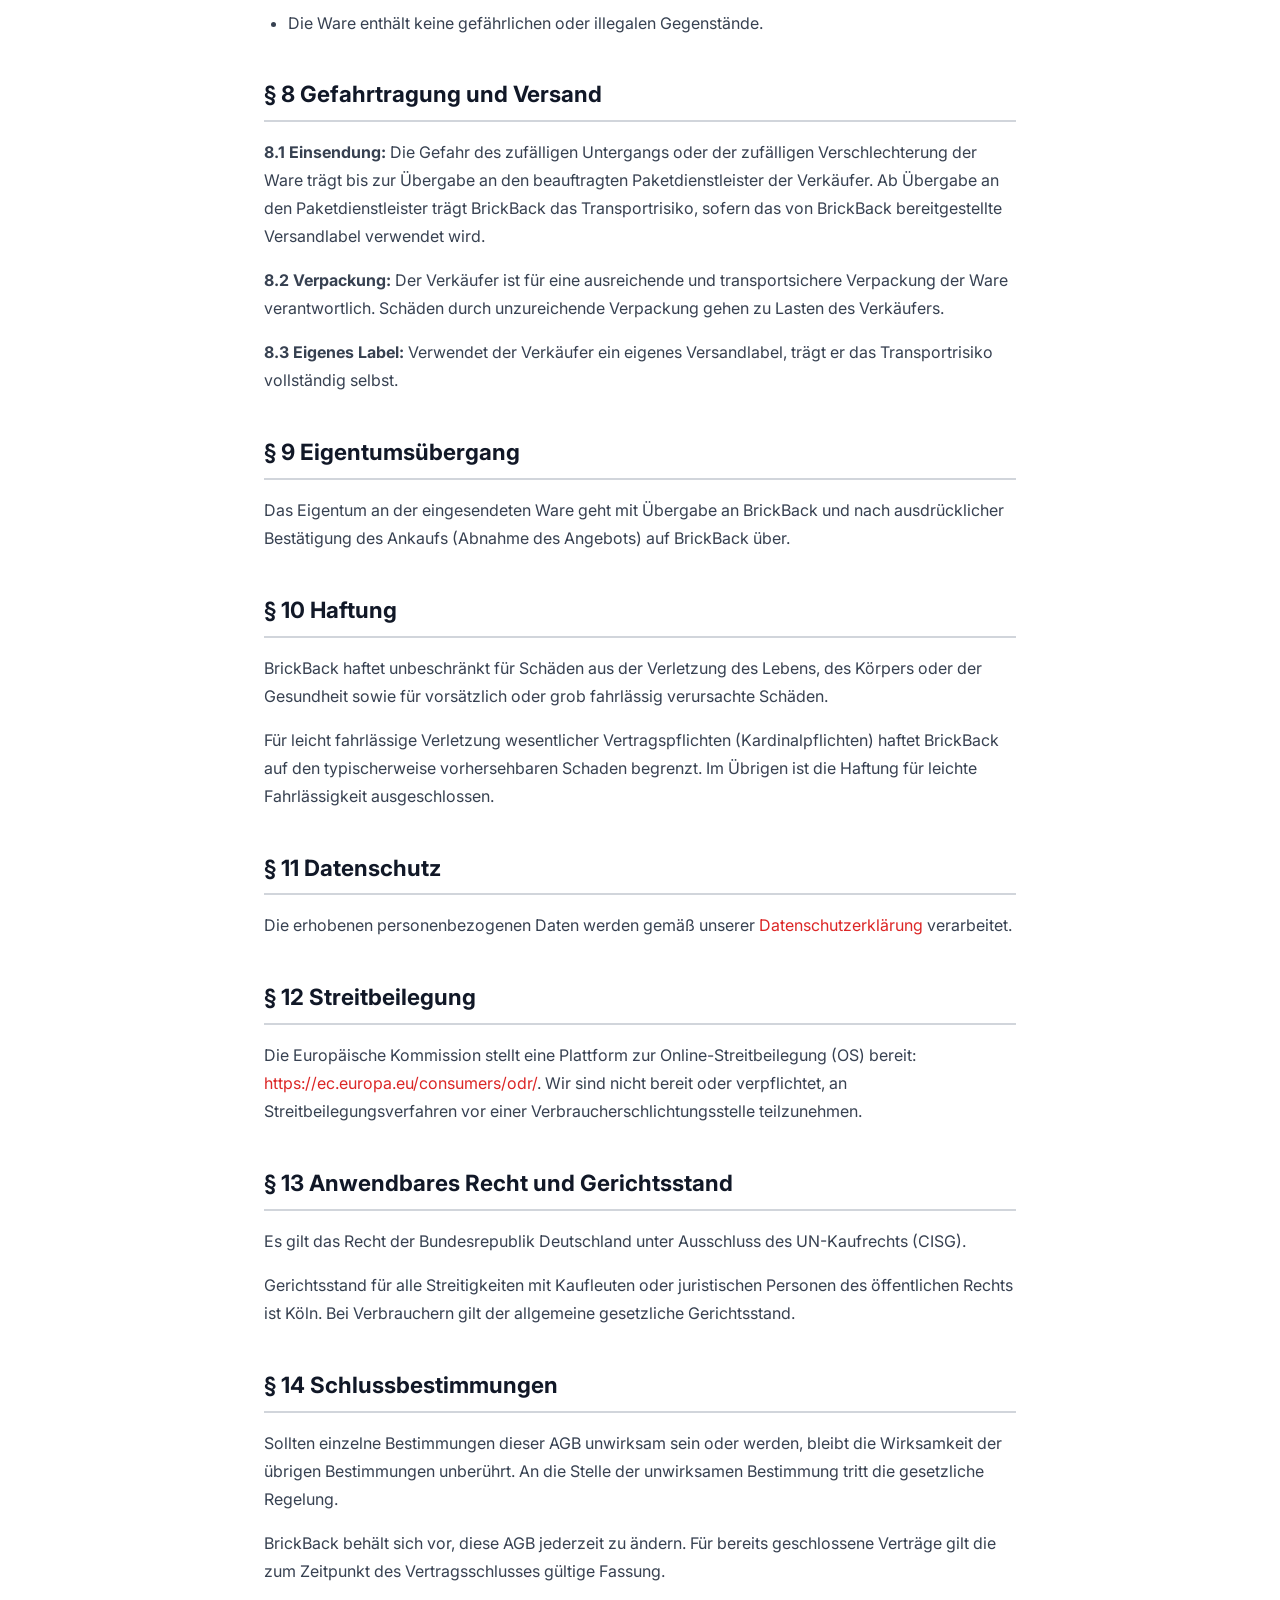
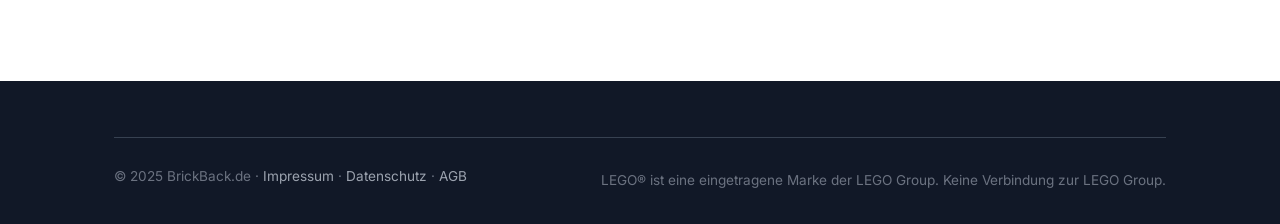
<file: agb.html>
<!DOCTYPE html>
<html lang="de">
<head>
  <meta charset="UTF-8" />
  <meta name="viewport" content="width=device-width, initial-scale=1.0" />
  <title>AGB | BrickBack.de – Allgemeine Geschäftsbedingungen</title>
  <meta name="description" content="Allgemeine Geschäftsbedingungen (AGB) für den LEGO®-Ankauf über BrickBack.de." />
  <meta name="robots" content="noindex, follow" />
  <link rel="canonical" href="https://www.brickback.de/agb.html" />
  <link rel="icon" href="data:image/svg+xml,<svg xmlns='http://www.w3.org/2000/svg' viewBox='0 0 100 100'><rect width='100' height='100' rx='20' fill='%23DC2626'/><text y='.9em' font-size='72' x='12'>🧱</text></svg>" />
  <link rel="stylesheet" href="assets/css/style.css" />
</head>
<body>

<header>
  <nav class="nav" role="navigation" aria-label="Hauptnavigation">
    <div class="nav-inner">
      <a href="/" class="nav-logo" aria-label="BrickBack Startseite">
        <div class="logo-icon" aria-hidden="true">🧱</div>
        <span>Brick<span class="logo-red">Back</span></span>
      </a>
      <ul class="nav-links" role="list">
        <li><a href="/#so-funktionierts">Ablauf</a></li>
        <li><a href="/#preise">Preise</a></li>
        <li><a href="/#faq">FAQ</a></li>
        <li><a href="/#kontakt" class="btn btn-primary" style="padding:.6rem 1.4rem;font-size:.9rem;">Anfrage stellen</a></li>
      </ul>
      <button class="nav-toggle" aria-label="Menü öffnen" aria-expanded="false">
        <span></span><span></span><span></span>
      </button>
    </div>
  </nav>
</header>

<main>
  <div class="legal-hero">
    <div class="container">
      <h1>Allgemeine Geschäftsbedingungen (AGB)</h1>
      <p>Für den Ankauf von LEGO®-Produkten über BrickBack.de · Stand: Mai 2025</p>
    </div>
  </div>

  <div class="legal-content">

    <div class="highlight">
      <strong>Kurzfassung:</strong> Du sendest dein LEGO® an uns, nachdem wir dir ein Angebot gemacht haben.
      Wir prüfen die Ware, zahlen den vereinbarten Preis per Überweisung und du bekommst einen fairen Gegenwert.
      Falls die Ware stark abweicht, machen wir ein neues Angebot – du kannst ablehnen und bekommst alles zurück.
    </div>

    <h2>§ 1 Geltungsbereich und Vertragspartner</h2>
    <p>
      Diese Allgemeinen Geschäftsbedingungen gelten für alle Ankaufverträge zwischen
    </p>
    <p>
      <strong>Kevin Westmeier (BrickBack)</strong><br />
      Max-Reichpietsch Straße 1-5, 51147 Köln<br />
      E-Mail: info@brickback.de<br />
      (nachfolgend: „BrickBack" oder „wir")
    </p>
    <p>
      und Privatpersonen oder Unternehmen (nachfolgend: „Verkäufer" oder „du"), die LEGO®-Produkte
      über das auf www.brickback.de bereitgestellte Kontaktformular oder per E-Mail anbieten.
    </p>
    <p>
      Abweichende Bedingungen des Verkäufers werden nicht anerkannt, es sei denn, wir stimmen ihrer
      Geltung ausdrücklich schriftlich zu.
    </p>

    <h2>§ 2 Gegenstand des Ankaufs</h2>
    <p>
      Wir kaufen ausschließlich originale LEGO®-Produkte an, darunter:
    </p>
    <ul>
      <li>Vollständige oder unvollständige LEGO®-Sets</li>
      <li>Lose LEGO®-Steine und -Elemente (Konvolute/Bulk)</li>
      <li>LEGO® Technic, Duplo, Creator, City, Star Wars und weitere originale Serien</li>
      <li>LEGO®-Minifiguren und Zubehör</li>
    </ul>
    <p>
      Nicht angekauft werden:
    </p>
    <ul>
      <li>Imitationsprodukte (z. B. Cobi, Sluban, Lepin, Nanoblock oder vergleichbare Fremdfabrikate)</li>
      <li>Offensichtlich gefälschte oder manipulierte Produkte</li>
      <li>Produkte, die erkennbar nicht originalem LEGO®-Standard entsprechen</li>
      <li>Stark verschmutzte, schimmelbefallene oder chemisch kontaminierte Waren</li>
    </ul>
    <p>
      Der Mindestankaufswert je Sendung beträgt 1 kg.
    </p>

    <h2>§ 3 Angebotsprozess und Vertragsschluss</h2>
    <p>
      <strong>3.1 Anfrage:</strong> Der Verkäufer stellt eine Anfrage über das Kontaktformular oder per E-Mail.
      Eine Anfrage ist noch kein bindendes Angebot.
    </p>
    <p>
      <strong>3.2 Preisangebot:</strong> BrickBack unterbreitet auf Basis der Beschreibung ein unverbindliches
      Preisangebot in Euro pro Kilogramm (€/kg), differenziert nach Qualitätskategorie.
    </p>
    <p>
      <strong>3.3 Vertragsschluss:</strong> Der Kaufvertrag kommt erst zustande, wenn der Verkäufer das Angebot
      ausdrücklich (per E-Mail oder schriftlich) annimmt und das Paket auf Grundlage des vereinbarten
      Preises einsetzt. Das Einsenden des Pakets gilt als Annahme des zuletzt kommunizierten Angebots.
    </p>
    <p>
      <strong>3.4 Versandlabel:</strong> BrickBack stellt nach Angebotsannahme ein kostenloses
      Versandlabel zur Verfügung. Dieses Label ist zweckgebunden und darf nur für die vereinbarte
      Sendung verwendet werden.
    </p>

    <h2>§ 4 Preisgestaltung und Abrechnung</h2>
    <p>
      <strong>4.1 Kilopreise:</strong> Der Ankaufspreis richtet sich nach dem tatsächlich eingegangenen
      Gewicht (nach Eingang bei BrickBack gemessen) und der Qualitätskategorie der eingesendeten Ware.
    </p>
    <p>
      <strong>4.2 Qualitätskategorien:</strong> BrickBack bewertet die Ware nach Eingang in folgende
      Kategorien (Beispiele, nicht abschließend):
    </p>
    <ul>
      <li><strong>Premium:</strong> Vollständige Sets mit Anleitung, ggf. Originalkarton, sehr guter Zustand – Preis auf Anfrage</li>
      <li><strong>Standard:</strong> Gemischte Steine in gutem Zustand, keine größeren Beschädigungen – 6 €/kg</li>
      <li><strong>Bulk / Konvolut:</strong> Unsortierte Mengen gemischter Steine – 3 €/kg</li>
    </ul>
    <p>
      <strong>4.3 Abweichung vom Angebot:</strong> Weicht die tatsächliche Ware erheblich von der Beschreibung
      des Verkäufers ab (z. B. deutlich niedrigeres Gewicht, wesentlich schlechterer Zustand, enthaltene
      Fremdartikel), behält sich BrickBack vor, ein angepasstes Angebot zu unterbreiten. Der Verkäufer
      hat das Recht, dieses neue Angebot abzulehnen.
    </p>

    <h2>§ 5 Rückgabe bei Nichteinigung</h2>
    <p>
      Lehnt der Verkäufer das angepasste Angebot gemäß § 4.3 ab, wird die Ware auf Kosten von BrickBack
      zurückgeschickt. Der Rückversand erfolgt per Paketdienst an die zuletzt bekannte Adresse des Verkäufers.
      BrickBack übernimmt die Versandkosten für die Rücksendung.
    </p>
    <p>
      Der Verkäufer hat ab Erhalt des angepassten Angebots 14 Tage Zeit, dieses anzunehmen oder abzulehnen.
      Meldet sich der Verkäufer innerhalb von 14 Tagen nicht, behält BrickBack sich vor, die Ware auf
      eigene Kosten anderweitig zu verwerten oder zu spenden.
    </p>

    <h2>§ 6 Zahlung</h2>
    <p>
      <strong>6.1 Zahlungsart:</strong> Die Zahlung des Ankaufsbetrags erfolgt ausschließlich per
      Banküberweisung (SEPA) auf das vom Verkäufer angegebene Konto.
    </p>
    <p>
      <strong>6.2 Zahlungsfrist:</strong> BrickBack überweist den vereinbarten Ankaufsbetrag
      innerhalb von 48 Stunden (Werktage) nach Prüfung und Gewichtsfeststellung der eingegangenen Ware.
    </p>
    <p>
      <strong>6.3 Kontoangaben:</strong> Der Verkäufer ist verantwortlich für die Richtigkeit der
      angegebenen Bankverbindung. Fehlerhafte Angaben führen nicht zur Zahlungsverzögerung oder
      Haftung von BrickBack.
    </p>

    <h2>§ 7 Pflichten des Verkäufers</h2>
    <p>Der Verkäufer versichert mit der Einsendung der Ware:</p>
    <ul>
      <li>Er ist Eigentümer der eingesendeten Ware oder zur Veräußerung berechtigt.</li>
      <li>Die Ware ist frei von Rechten Dritter (kein Pfandrecht, keine Sicherungsübereignung, kein Eigentumsvorbehalt).</li>
      <li>Die Ware besteht ausschließlich aus originalen LEGO®-Produkten.</li>
      <li>Beschreibung und Zustand der Ware wurden nach bestem Wissen und Gewissen angegeben.</li>
      <li>Die Ware enthält keine gefährlichen oder illegalen Gegenstände.</li>
    </ul>

    <h2>§ 8 Gefahrtragung und Versand</h2>
    <p>
      <strong>8.1 Einsendung:</strong> Die Gefahr des zufälligen Untergangs oder der zufälligen
      Verschlechterung der Ware trägt bis zur Übergabe an den beauftragten Paketdienstleister der Verkäufer.
      Ab Übergabe an den Paketdienstleister trägt BrickBack das Transportrisiko, sofern das von
      BrickBack bereitgestellte Versandlabel verwendet wird.
    </p>
    <p>
      <strong>8.2 Verpackung:</strong> Der Verkäufer ist für eine ausreichende und transportsichere
      Verpackung der Ware verantwortlich. Schäden durch unzureichende Verpackung gehen zu Lasten des Verkäufers.
    </p>
    <p>
      <strong>8.3 Eigenes Label:</strong> Verwendet der Verkäufer ein eigenes Versandlabel, trägt er
      das Transportrisiko vollständig selbst.
    </p>

    <h2>§ 9 Eigentumsübergang</h2>
    <p>
      Das Eigentum an der eingesendeten Ware geht mit Übergabe an BrickBack und nach ausdrücklicher
      Bestätigung des Ankaufs (Abnahme des Angebots) auf BrickBack über.
    </p>

    <h2>§ 10 Haftung</h2>
    <p>
      BrickBack haftet unbeschränkt für Schäden aus der Verletzung des Lebens, des Körpers oder der
      Gesundheit sowie für vorsätzlich oder grob fahrlässig verursachte Schäden.
    </p>
    <p>
      Für leicht fahrlässige Verletzung wesentlicher Vertragspflichten (Kardinalpflichten) haftet
      BrickBack auf den typischerweise vorhersehbaren Schaden begrenzt. Im Übrigen ist die Haftung
      für leichte Fahrlässigkeit ausgeschlossen.
    </p>

    <h2>§ 11 Datenschutz</h2>
    <p>
      Die erhobenen personenbezogenen Daten werden gemäß unserer
      <a href="datenschutz.html">Datenschutzerklärung</a> verarbeitet.
    </p>

    <h2>§ 12 Streitbeilegung</h2>
    <p>
      Die Europäische Kommission stellt eine Plattform zur Online-Streitbeilegung (OS) bereit:
      <a href="https://ec.europa.eu/consumers/odr/" target="_blank" rel="noopener noreferrer">https://ec.europa.eu/consumers/odr/</a>.
      Wir sind nicht bereit oder verpflichtet, an Streitbeilegungsverfahren vor einer
      Verbraucherschlichtungsstelle teilzunehmen.
    </p>

    <h2>§ 13 Anwendbares Recht und Gerichtsstand</h2>
    <p>
      Es gilt das Recht der Bundesrepublik Deutschland unter Ausschluss des UN-Kaufrechts (CISG).
    </p>
    <p>
      Gerichtsstand für alle Streitigkeiten mit Kaufleuten oder juristischen Personen des öffentlichen Rechts
      ist Köln. Bei Verbrauchern gilt der allgemeine gesetzliche Gerichtsstand.
    </p>

    <h2>§ 14 Schlussbestimmungen</h2>
    <p>
      Sollten einzelne Bestimmungen dieser AGB unwirksam sein oder werden, bleibt die Wirksamkeit der
      übrigen Bestimmungen unberührt. An die Stelle der unwirksamen Bestimmung tritt die gesetzliche Regelung.
    </p>
    <p>
      BrickBack behält sich vor, diese AGB jederzeit zu ändern. Für bereits geschlossene Verträge gilt
      die zum Zeitpunkt des Vertragsschlusses gültige Fassung.
    </p>

  </div>
</main>

<footer class="footer" role="contentinfo">
  <div class="container">
    <div class="footer-bottom">
      <p>© 2025 BrickBack.de · <a href="impressum.html" style="color:#9CA3AF;">Impressum</a> · <a href="datenschutz.html" style="color:#9CA3AF;">Datenschutz</a> · <a href="agb.html" style="color:#9CA3AF;">AGB</a></p>
      <p class="footer-disclaimer">LEGO® ist eine eingetragene Marke der LEGO Group. Keine Verbindung zur LEGO Group.</p>
    </div>
  </div>
</footer>

<script src="assets/js/main.js"></script>
</body>
</html>
</file>
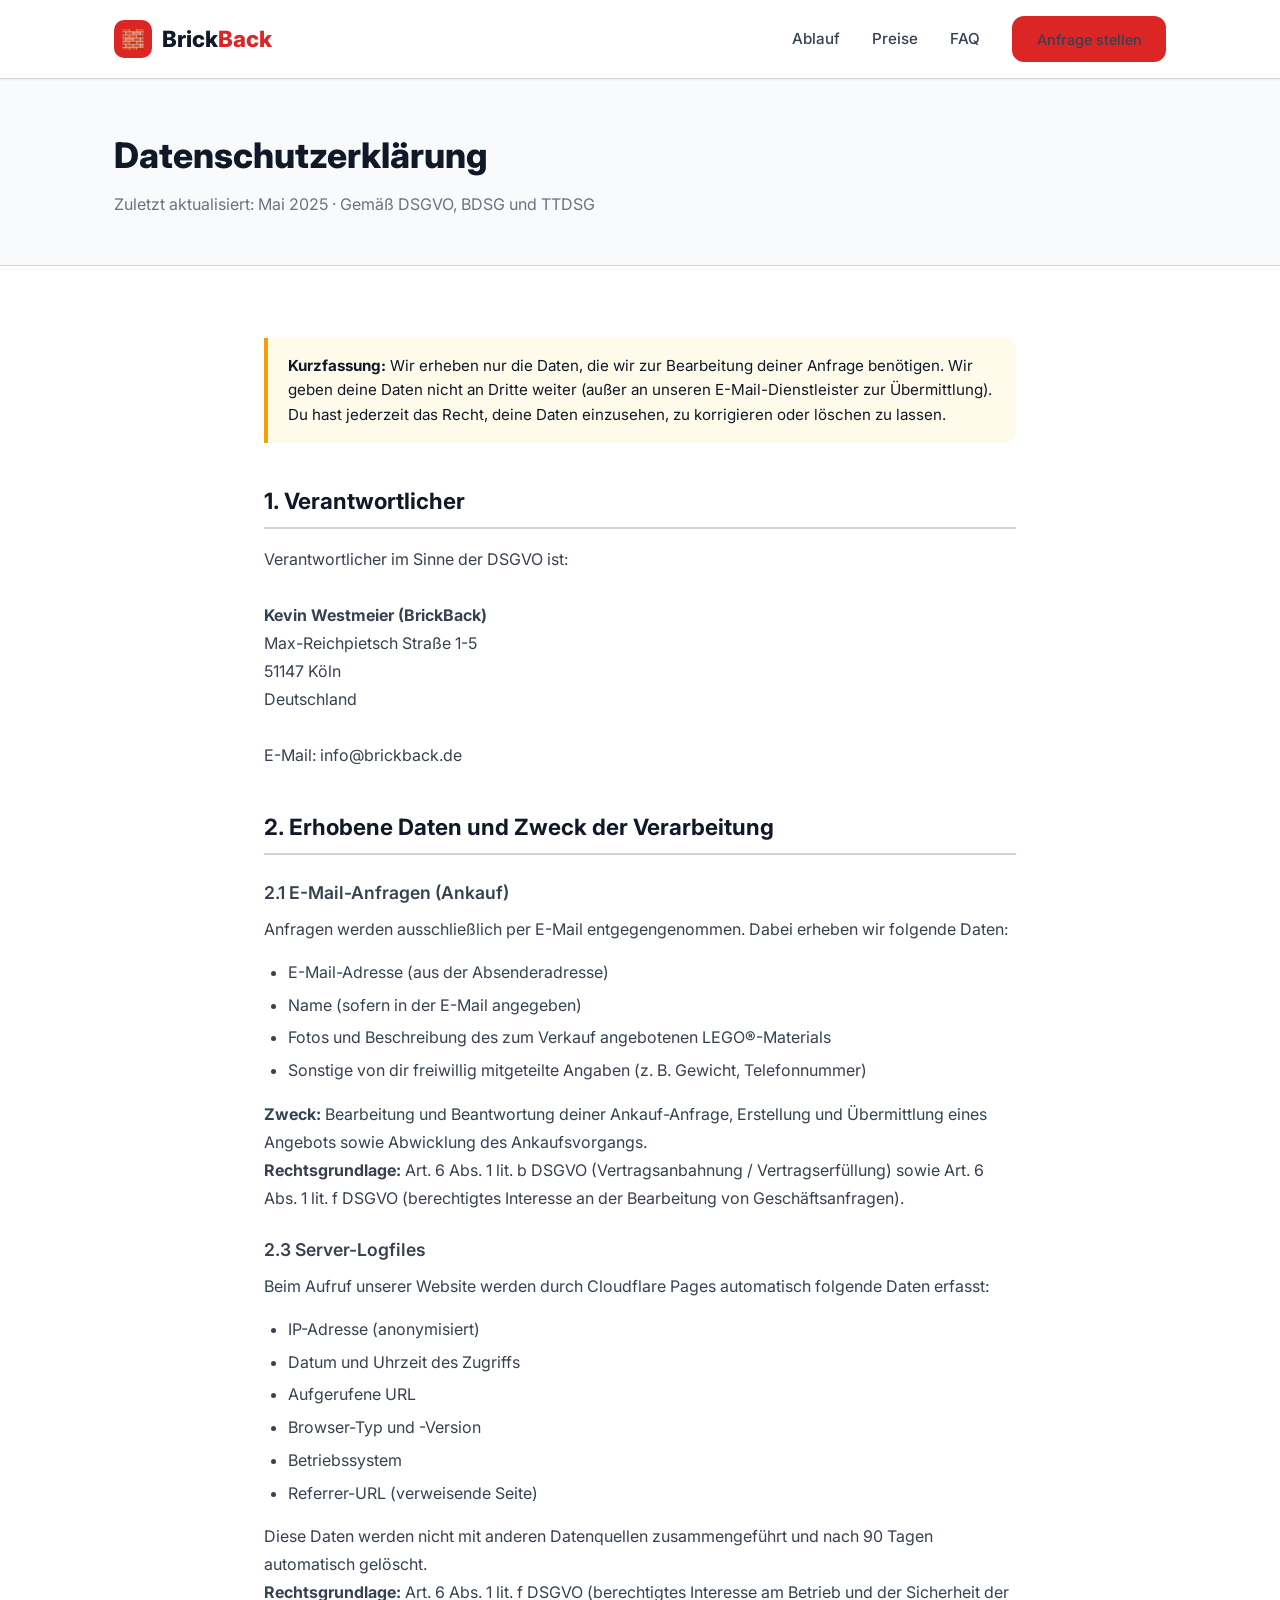
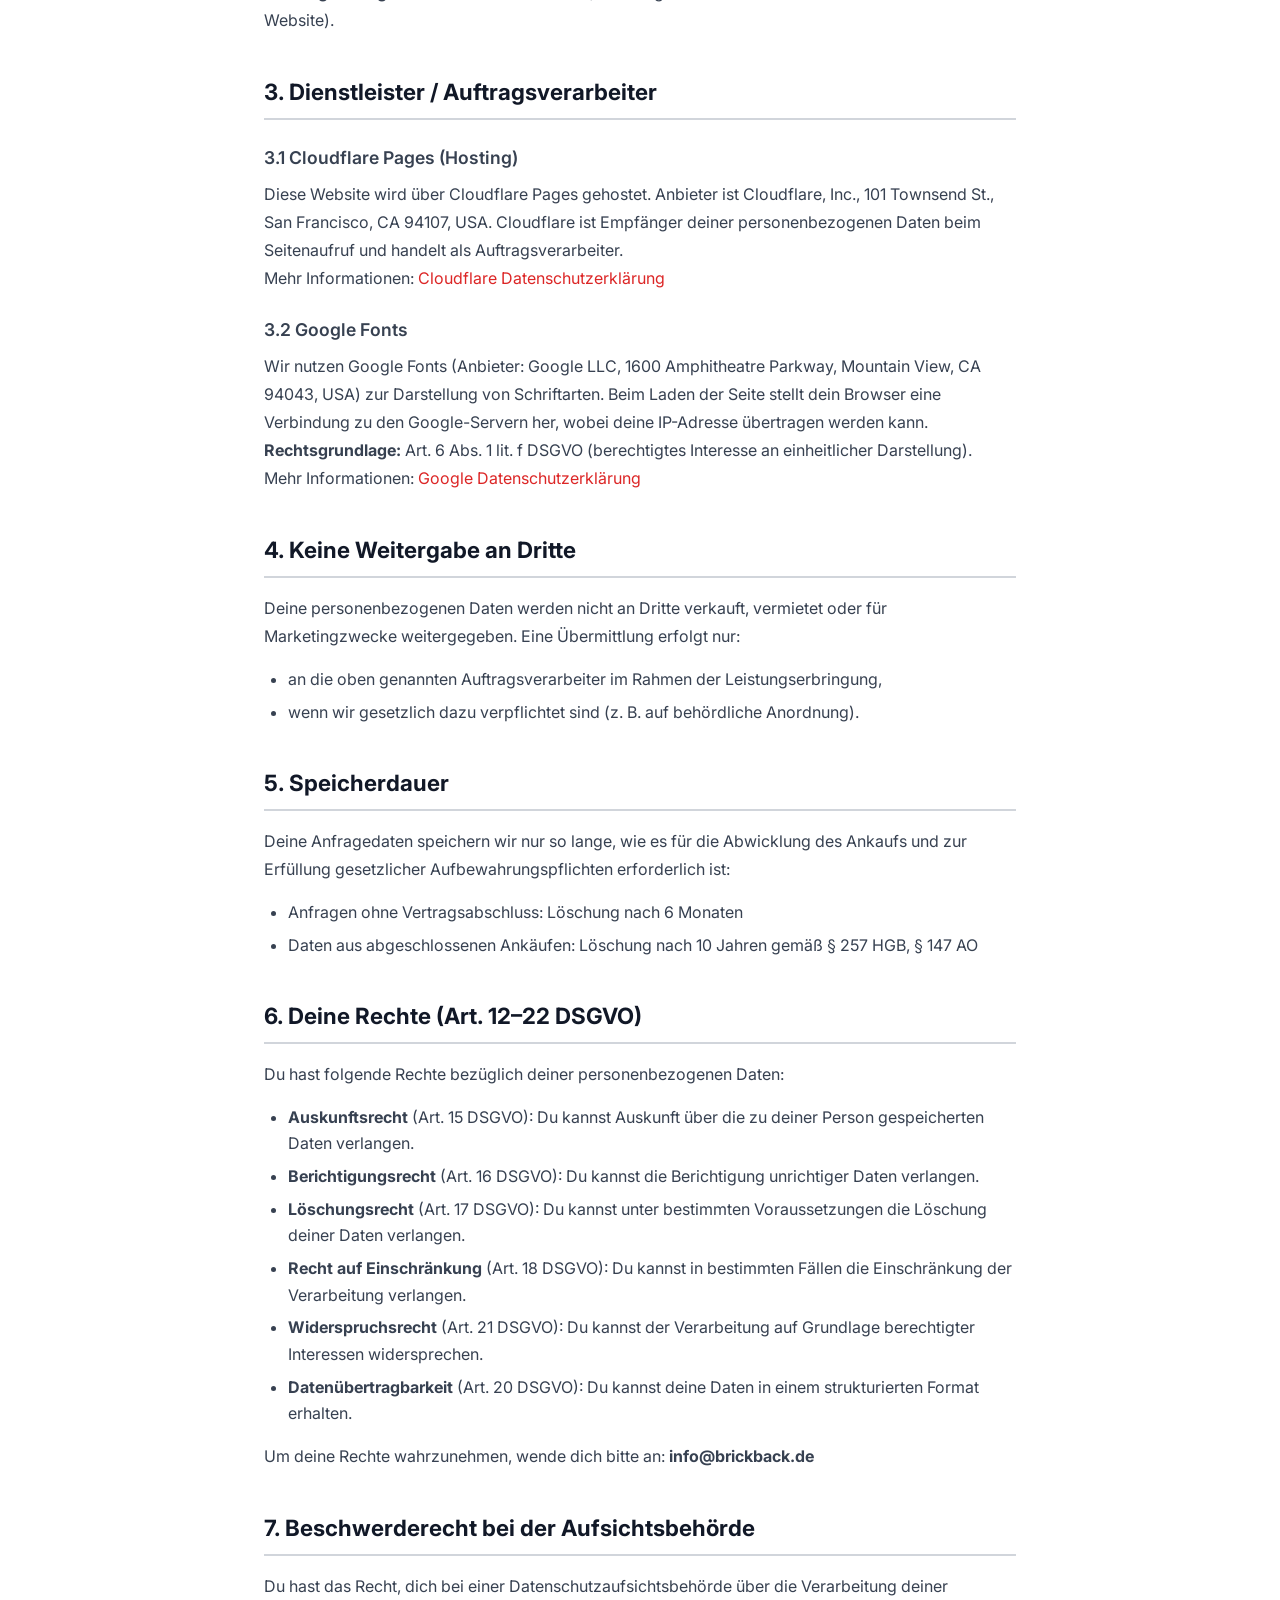
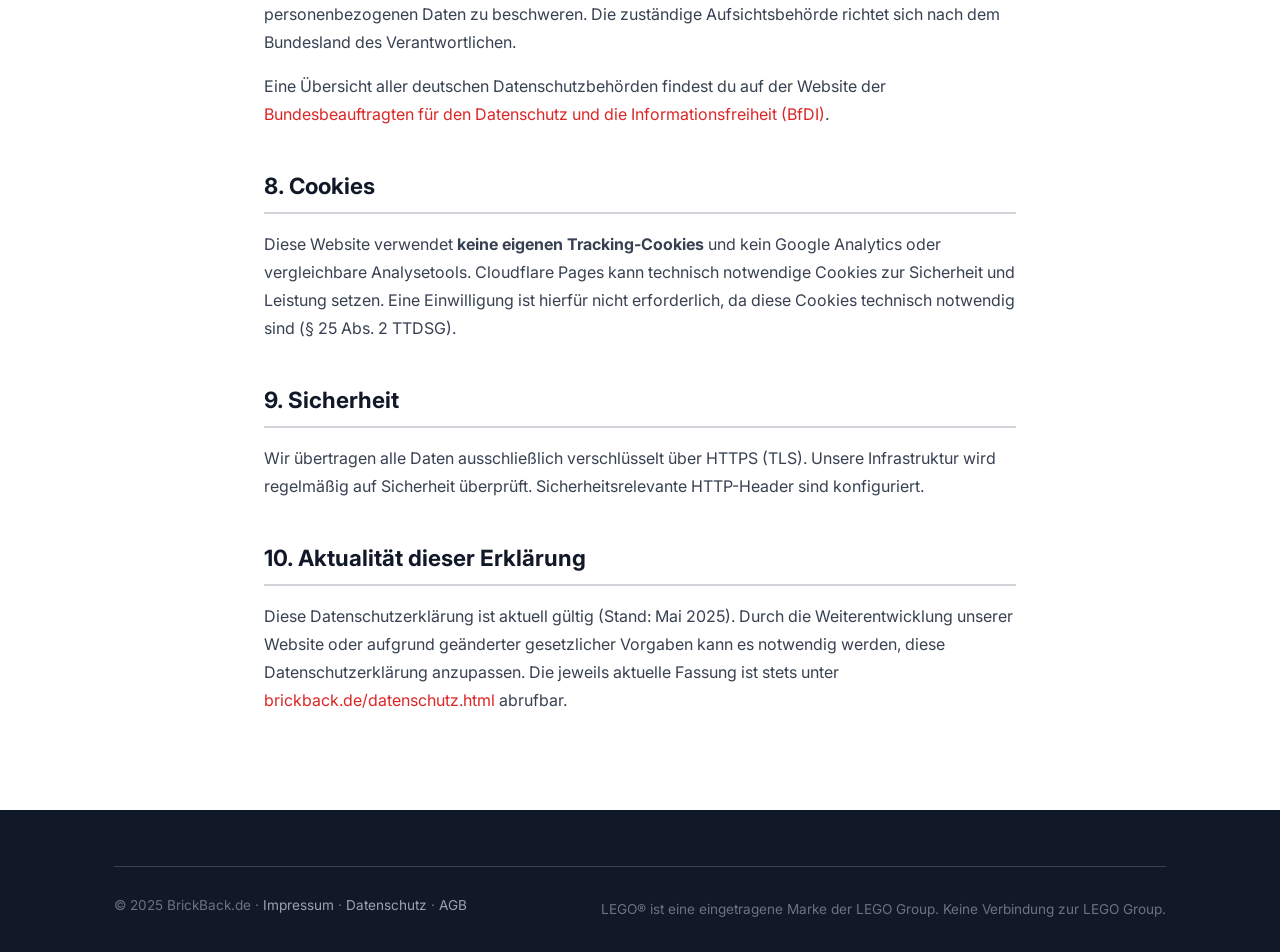
<file: datenschutz.html>
<!DOCTYPE html>
<html lang="de">
<head>
  <meta charset="UTF-8" />
  <meta name="viewport" content="width=device-width, initial-scale=1.0" />
  <title>Datenschutzerklärung | BrickBack.de</title>
  <meta name="description" content="Datenschutzerklärung von BrickBack.de gemäß DSGVO." />
  <meta name="robots" content="noindex, follow" />
  <link rel="canonical" href="https://www.brickback.de/datenschutz.html" />
  <link rel="icon" href="data:image/svg+xml,<svg xmlns='http://www.w3.org/2000/svg' viewBox='0 0 100 100'><rect width='100' height='100' rx='20' fill='%23DC2626'/><text y='.9em' font-size='72' x='12'>🧱</text></svg>" />
  <link rel="stylesheet" href="assets/css/style.css" />
</head>
<body>

<header>
  <nav class="nav" role="navigation" aria-label="Hauptnavigation">
    <div class="nav-inner">
      <a href="/" class="nav-logo" aria-label="BrickBack Startseite">
        <div class="logo-icon" aria-hidden="true">🧱</div>
        <span>Brick<span class="logo-red">Back</span></span>
      </a>
      <ul class="nav-links" role="list">
        <li><a href="/#so-funktionierts">Ablauf</a></li>
        <li><a href="/#preise">Preise</a></li>
        <li><a href="/#faq">FAQ</a></li>
        <li><a href="/#kontakt" class="btn btn-primary" style="padding:.6rem 1.4rem;font-size:.9rem;">Anfrage stellen</a></li>
      </ul>
      <button class="nav-toggle" aria-label="Menü öffnen" aria-expanded="false">
        <span></span><span></span><span></span>
      </button>
    </div>
  </nav>
</header>

<main>
  <div class="legal-hero">
    <div class="container">
      <h1>Datenschutzerklärung</h1>
      <p>Zuletzt aktualisiert: Mai 2025 · Gemäß DSGVO, BDSG und TTDSG</p>
    </div>
  </div>

  <div class="legal-content">

    <div class="highlight">
      <strong>Kurzfassung:</strong> Wir erheben nur die Daten, die wir zur Bearbeitung deiner Anfrage benötigen.
      Wir geben deine Daten nicht an Dritte weiter (außer an unseren E-Mail-Dienstleister zur Übermittlung).
      Du hast jederzeit das Recht, deine Daten einzusehen, zu korrigieren oder löschen zu lassen.
    </div>

    <h2>1. Verantwortlicher</h2>
    <p>
      Verantwortlicher im Sinne der DSGVO ist:<br /><br />
      <strong>Kevin Westmeier (BrickBack)</strong><br />
      Max-Reichpietsch Straße 1-5<br />
      51147 Köln<br />
      Deutschland<br /><br />
      E-Mail: info@brickback.de
    </p>

    <h2>2. Erhobene Daten und Zweck der Verarbeitung</h2>

    <h3>2.1 E-Mail-Anfragen (Ankauf)</h3>
    <p>
      Anfragen werden ausschließlich per E-Mail entgegengenommen. Dabei erheben wir folgende Daten:
    </p>
    <ul>
      <li>E-Mail-Adresse (aus der Absenderadresse)</li>
      <li>Name (sofern in der E-Mail angegeben)</li>
      <li>Fotos und Beschreibung des zum Verkauf angebotenen LEGO®-Materials</li>
      <li>Sonstige von dir freiwillig mitgeteilte Angaben (z. B. Gewicht, Telefonnummer)</li>
    </ul>
    <p>
      <strong>Zweck:</strong> Bearbeitung und Beantwortung deiner Ankauf-Anfrage, Erstellung und Übermittlung
      eines Angebots sowie Abwicklung des Ankaufsvorgangs.<br />
      <strong>Rechtsgrundlage:</strong> Art. 6 Abs. 1 lit. b DSGVO (Vertragsanbahnung / Vertragserfüllung)
      sowie Art. 6 Abs. 1 lit. f DSGVO (berechtigtes Interesse an der Bearbeitung von Geschäftsanfragen).
    </p>

    <h3>2.3 Server-Logfiles</h3>
    <p>
      Beim Aufruf unserer Website werden durch Cloudflare Pages automatisch folgende Daten erfasst:
    </p>
    <ul>
      <li>IP-Adresse (anonymisiert)</li>
      <li>Datum und Uhrzeit des Zugriffs</li>
      <li>Aufgerufene URL</li>
      <li>Browser-Typ und -Version</li>
      <li>Betriebssystem</li>
      <li>Referrer-URL (verweisende Seite)</li>
    </ul>
    <p>
      Diese Daten werden nicht mit anderen Datenquellen zusammengeführt und nach 90 Tagen automatisch gelöscht.<br />
      <strong>Rechtsgrundlage:</strong> Art. 6 Abs. 1 lit. f DSGVO (berechtigtes Interesse am Betrieb und der Sicherheit der Website).
    </p>

    <h2>3. Dienstleister / Auftragsverarbeiter</h2>

    <h3>3.1 Cloudflare Pages (Hosting)</h3>
    <p>
      Diese Website wird über Cloudflare Pages gehostet. Anbieter ist Cloudflare, Inc., 101 Townsend St.,
      San Francisco, CA 94107, USA. Cloudflare ist Empfänger deiner personenbezogenen Daten beim Seitenaufruf
      und handelt als Auftragsverarbeiter.<br />
      Mehr Informationen: <a href="https://www.cloudflare.com/de-de/privacypolicy/" target="_blank" rel="noopener noreferrer">Cloudflare Datenschutzerklärung</a>
    </p>

    <h3>3.2 Google Fonts</h3>
    <p>
      Wir nutzen Google Fonts (Anbieter: Google LLC, 1600 Amphitheatre Parkway, Mountain View, CA 94043, USA)
      zur Darstellung von Schriftarten. Beim Laden der Seite stellt dein Browser eine Verbindung zu den
      Google-Servern her, wobei deine IP-Adresse übertragen werden kann.<br />
      <strong>Rechtsgrundlage:</strong> Art. 6 Abs. 1 lit. f DSGVO (berechtigtes Interesse an einheitlicher Darstellung).<br />
      Mehr Informationen: <a href="https://policies.google.com/privacy" target="_blank" rel="noopener noreferrer">Google Datenschutzerklärung</a>
    </p>

    <h2>4. Keine Weitergabe an Dritte</h2>
    <p>
      Deine personenbezogenen Daten werden nicht an Dritte verkauft, vermietet oder für Marketingzwecke
      weitergegeben. Eine Übermittlung erfolgt nur:
    </p>
    <ul>
      <li>an die oben genannten Auftragsverarbeiter im Rahmen der Leistungserbringung,</li>
      <li>wenn wir gesetzlich dazu verpflichtet sind (z. B. auf behördliche Anordnung).</li>
    </ul>

    <h2>5. Speicherdauer</h2>
    <p>
      Deine Anfragedaten speichern wir nur so lange, wie es für die Abwicklung des Ankaufs und zur
      Erfüllung gesetzlicher Aufbewahrungspflichten erforderlich ist:
    </p>
    <ul>
      <li>Anfragen ohne Vertragsabschluss: Löschung nach 6 Monaten</li>
      <li>Daten aus abgeschlossenen Ankäufen: Löschung nach 10 Jahren gemäß § 257 HGB, § 147 AO</li>
    </ul>

    <h2>6. Deine Rechte (Art. 12–22 DSGVO)</h2>
    <p>Du hast folgende Rechte bezüglich deiner personenbezogenen Daten:</p>
    <ul>
      <li><strong>Auskunftsrecht</strong> (Art. 15 DSGVO): Du kannst Auskunft über die zu deiner Person gespeicherten Daten verlangen.</li>
      <li><strong>Berichtigungsrecht</strong> (Art. 16 DSGVO): Du kannst die Berichtigung unrichtiger Daten verlangen.</li>
      <li><strong>Löschungsrecht</strong> (Art. 17 DSGVO): Du kannst unter bestimmten Voraussetzungen die Löschung deiner Daten verlangen.</li>
      <li><strong>Recht auf Einschränkung</strong> (Art. 18 DSGVO): Du kannst in bestimmten Fällen die Einschränkung der Verarbeitung verlangen.</li>
      <li><strong>Widerspruchsrecht</strong> (Art. 21 DSGVO): Du kannst der Verarbeitung auf Grundlage berechtigter Interessen widersprechen.</li>
      <li><strong>Datenübertragbarkeit</strong> (Art. 20 DSGVO): Du kannst deine Daten in einem strukturierten Format erhalten.</li>
    </ul>
    <p>
      Um deine Rechte wahrzunehmen, wende dich bitte an: <strong>info@brickback.de</strong>
    </p>

    <h2>7. Beschwerderecht bei der Aufsichtsbehörde</h2>
    <p>
      Du hast das Recht, dich bei einer Datenschutzaufsichtsbehörde über die Verarbeitung deiner
      personenbezogenen Daten zu beschweren. Die zuständige Aufsichtsbehörde richtet sich nach dem
      Bundesland des Verantwortlichen.
    </p>
    <p>
      Eine Übersicht aller deutschen Datenschutzbehörden findest du auf der Website der
      <a href="https://www.bfdi.bund.de" target="_blank" rel="noopener noreferrer">Bundesbeauftragten für den Datenschutz und die Informationsfreiheit (BfDI)</a>.
    </p>

    <h2>8. Cookies</h2>
    <p>
      Diese Website verwendet <strong>keine eigenen Tracking-Cookies</strong> und kein Google Analytics
      oder vergleichbare Analysetools. Cloudflare Pages kann technisch notwendige Cookies zur Sicherheit
      und Leistung setzen. Eine Einwilligung ist hierfür nicht erforderlich, da diese Cookies
      technisch notwendig sind (§ 25 Abs. 2 TTDSG).
    </p>

    <h2>9. Sicherheit</h2>
    <p>
      Wir übertragen alle Daten ausschließlich verschlüsselt über HTTPS (TLS). Unsere Infrastruktur
      wird regelmäßig auf Sicherheit überprüft. Sicherheitsrelevante HTTP-Header sind konfiguriert.
    </p>

    <h2>10. Aktualität dieser Erklärung</h2>
    <p>
      Diese Datenschutzerklärung ist aktuell gültig (Stand: Mai 2025). Durch die Weiterentwicklung
      unserer Website oder aufgrund geänderter gesetzlicher Vorgaben kann es notwendig werden, diese
      Datenschutzerklärung anzupassen. Die jeweils aktuelle Fassung ist stets unter
      <a href="https://www.brickback.de/datenschutz.html">brickback.de/datenschutz.html</a> abrufbar.
    </p>

  </div>
</main>

<footer class="footer" role="contentinfo">
  <div class="container">
    <div class="footer-bottom">
      <p>© 2025 BrickBack.de · <a href="impressum.html" style="color:#9CA3AF;">Impressum</a> · <a href="datenschutz.html" style="color:#9CA3AF;">Datenschutz</a> · <a href="agb.html" style="color:#9CA3AF;">AGB</a></p>
      <p class="footer-disclaimer">LEGO® ist eine eingetragene Marke der LEGO Group. Keine Verbindung zur LEGO Group.</p>
    </div>
  </div>
</footer>

<script src="assets/js/main.js"></script>
</body>
</html>
</file>
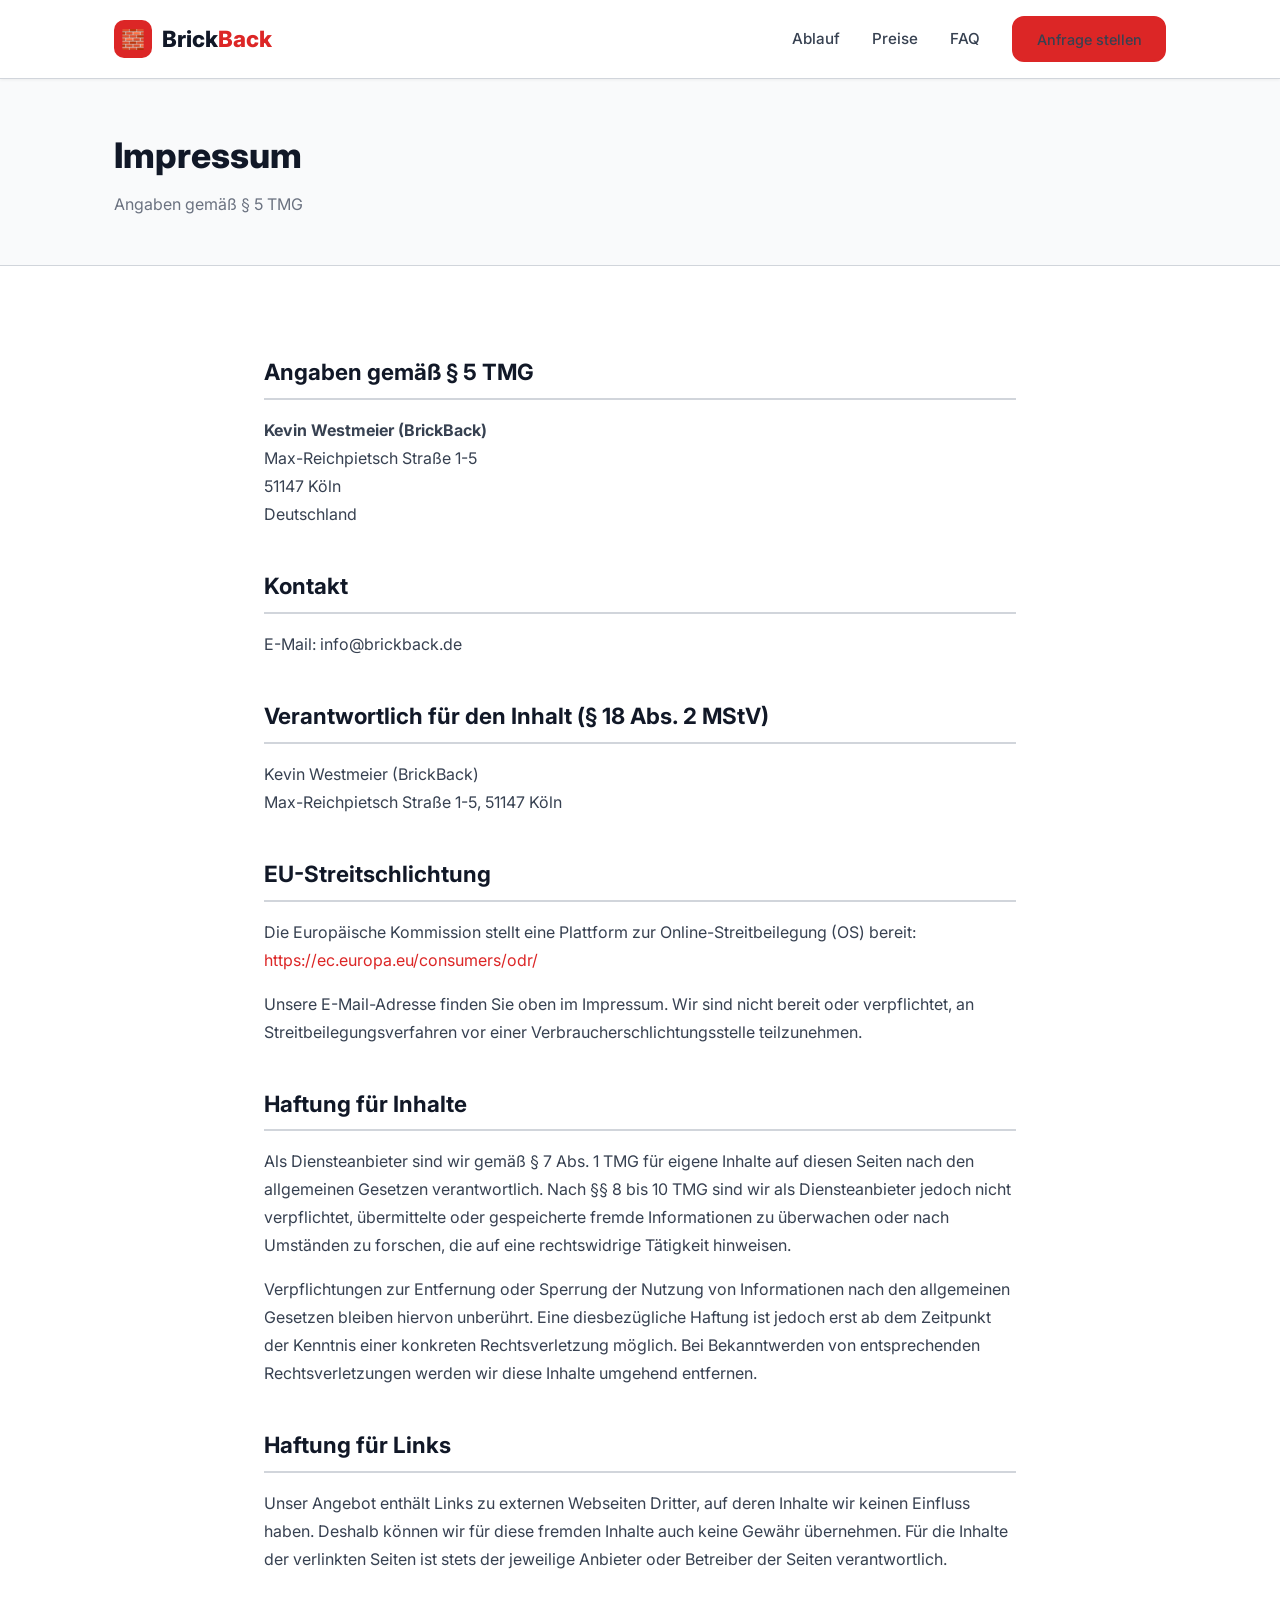
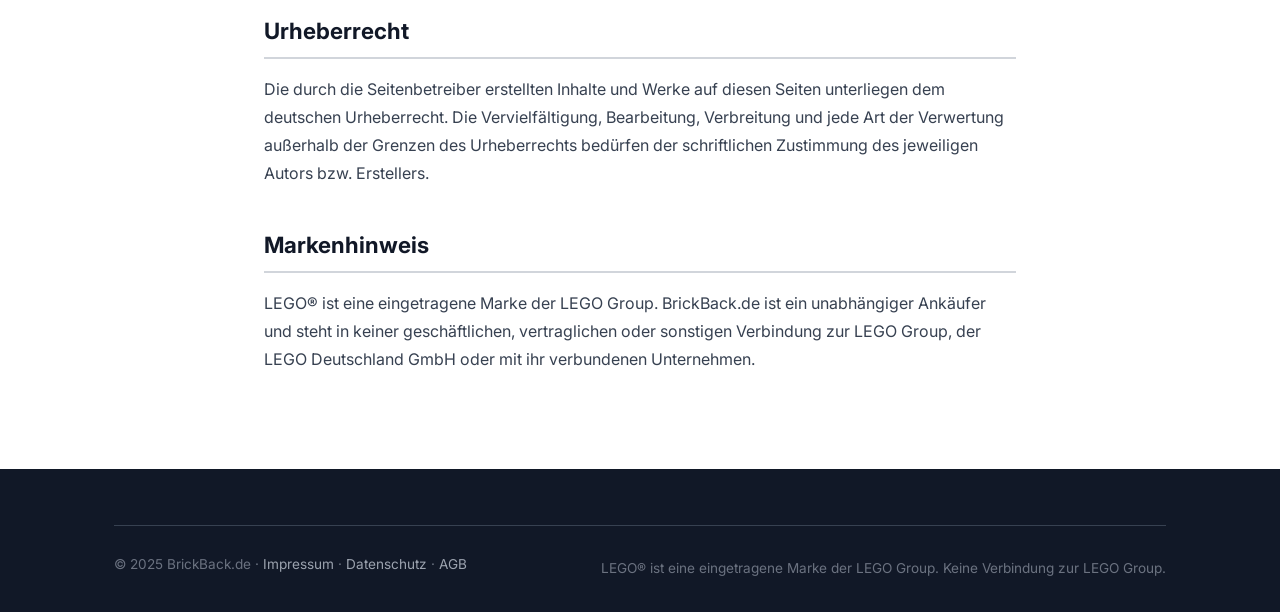
<file: impressum.html>
<!DOCTYPE html>
<html lang="de">
<head>
  <meta charset="UTF-8" />
  <meta name="viewport" content="width=device-width, initial-scale=1.0" />
  <title>Impressum | BrickBack.de</title>
  <meta name="description" content="Impressum von BrickBack.de – Angaben gemäß § 5 TMG." />
  <meta name="robots" content="noindex, follow" />
  <link rel="canonical" href="https://www.brickback.de/impressum.html" />
  <link rel="icon" href="data:image/svg+xml,<svg xmlns='http://www.w3.org/2000/svg' viewBox='0 0 100 100'><rect width='100' height='100' rx='20' fill='%23DC2626'/><text y='.9em' font-size='72' x='12'>🧱</text></svg>" />
  <link rel="stylesheet" href="assets/css/style.css" />
</head>
<body>

<header>
  <nav class="nav" role="navigation" aria-label="Hauptnavigation">
    <div class="nav-inner">
      <a href="/" class="nav-logo" aria-label="BrickBack Startseite">
        <div class="logo-icon" aria-hidden="true">🧱</div>
        <span>Brick<span class="logo-red">Back</span></span>
      </a>
      <ul class="nav-links" role="list">
        <li><a href="/#so-funktionierts">Ablauf</a></li>
        <li><a href="/#preise">Preise</a></li>
        <li><a href="/#faq">FAQ</a></li>
        <li><a href="/#kontakt" class="btn btn-primary" style="padding:.6rem 1.4rem;font-size:.9rem;">Anfrage stellen</a></li>
      </ul>
      <button class="nav-toggle" aria-label="Menü öffnen" aria-expanded="false">
        <span></span><span></span><span></span>
      </button>
    </div>
  </nav>
</header>

<main>
  <div class="legal-hero">
    <div class="container">
      <h1>Impressum</h1>
      <p>Angaben gemäß § 5 TMG</p>
    </div>
  </div>

  <div class="legal-content">

    <h2>Angaben gemäß § 5 TMG</h2>
    <p>
      <strong>Kevin Westmeier (BrickBack)</strong><br />
      Max-Reichpietsch Straße 1-5<br />
      51147 Köln<br />
      Deutschland
    </p>

    <h2>Kontakt</h2>
    <p>
      E-Mail: info@brickback.de
    </p>

    <!--
      Falls gewerblich / UStG-pflichtig:
    <h2>Umsatzsteuer-ID</h2>
    <p>
      Umsatzsteuer-Identifikationsnummer gemäß § 27a Umsatzsteuergesetz:<br />
      DE[XXXXXXXXX]
    </p>
    -->

    <!--
      Falls eingetragenes Unternehmen:
    <h2>Handelsregister</h2>
    <p>
      Registergericht: Amtsgericht [Stadt]<br />
      Registernummer: HRB [XXXXX]
    </p>
    -->

    <h2>Verantwortlich für den Inhalt (§ 18 Abs. 2 MStV)</h2>
    <p>
      Kevin Westmeier (BrickBack)<br />
      Max-Reichpietsch Straße 1-5, 51147 Köln
    </p>

    <h2>EU-Streitschlichtung</h2>
    <p>
      Die Europäische Kommission stellt eine Plattform zur Online-Streitbeilegung (OS) bereit:
      <a href="https://ec.europa.eu/consumers/odr/" target="_blank" rel="noopener noreferrer">
        https://ec.europa.eu/consumers/odr/
      </a>
    </p>
    <p>
      Unsere E-Mail-Adresse finden Sie oben im Impressum. Wir sind nicht bereit oder verpflichtet,
      an Streitbeilegungsverfahren vor einer Verbraucherschlichtungsstelle teilzunehmen.
    </p>

    <h2>Haftung für Inhalte</h2>
    <p>
      Als Diensteanbieter sind wir gemäß § 7 Abs. 1 TMG für eigene Inhalte auf diesen Seiten nach den
      allgemeinen Gesetzen verantwortlich. Nach §§ 8 bis 10 TMG sind wir als Diensteanbieter jedoch nicht
      verpflichtet, übermittelte oder gespeicherte fremde Informationen zu überwachen oder nach Umständen
      zu forschen, die auf eine rechtswidrige Tätigkeit hinweisen.
    </p>
    <p>
      Verpflichtungen zur Entfernung oder Sperrung der Nutzung von Informationen nach den allgemeinen
      Gesetzen bleiben hiervon unberührt. Eine diesbezügliche Haftung ist jedoch erst ab dem Zeitpunkt
      der Kenntnis einer konkreten Rechtsverletzung möglich. Bei Bekanntwerden von entsprechenden
      Rechtsverletzungen werden wir diese Inhalte umgehend entfernen.
    </p>

    <h2>Haftung für Links</h2>
    <p>
      Unser Angebot enthält Links zu externen Webseiten Dritter, auf deren Inhalte wir keinen Einfluss haben.
      Deshalb können wir für diese fremden Inhalte auch keine Gewähr übernehmen. Für die Inhalte der
      verlinkten Seiten ist stets der jeweilige Anbieter oder Betreiber der Seiten verantwortlich.
    </p>

    <h2>Urheberrecht</h2>
    <p>
      Die durch die Seitenbetreiber erstellten Inhalte und Werke auf diesen Seiten unterliegen dem deutschen
      Urheberrecht. Die Vervielfältigung, Bearbeitung, Verbreitung und jede Art der Verwertung außerhalb
      der Grenzen des Urheberrechts bedürfen der schriftlichen Zustimmung des jeweiligen Autors bzw.
      Erstellers.
    </p>

    <h2>Markenhinweis</h2>
    <p>
      LEGO® ist eine eingetragene Marke der LEGO Group. BrickBack.de ist ein unabhängiger Ankäufer
      und steht in keiner geschäftlichen, vertraglichen oder sonstigen Verbindung zur LEGO Group,
      der LEGO Deutschland GmbH oder mit ihr verbundenen Unternehmen.
    </p>

  </div>
</main>

<footer class="footer" role="contentinfo">
  <div class="container">
    <div class="footer-bottom">
      <p>© 2025 BrickBack.de · <a href="impressum.html" style="color:#9CA3AF;">Impressum</a> · <a href="datenschutz.html" style="color:#9CA3AF;">Datenschutz</a> · <a href="agb.html" style="color:#9CA3AF;">AGB</a></p>
      <p class="footer-disclaimer">LEGO® ist eine eingetragene Marke der LEGO Group. Keine Verbindung zur LEGO Group.</p>
    </div>
  </div>
</footer>

<script src="assets/js/main.js"></script>
</body>
</html>
</file>
<file: assets/css/style.css>
/* =====================================================
   BrickBack.de — Hauptstylesheet
   ===================================================== */

@import url('https://fonts.googleapis.com/css2?family=Inter:wght@400;500;600;700;800&display=swap');

/* ----- CSS Custom Properties ----- */
:root {
  --red:        #DC2626;
  --red-dark:   #B91C1C;
  --red-light:  #FEF2F2;
  --yellow:     #F59E0B;
  --yellow-light: #FFFBEB;
  --dark:       #111827;
  --gray-700:   #374151;
  --gray-500:   #6B7280;
  --gray-300:   #D1D5DB;
  --gray-100:   #F9FAFB;
  --white:      #FFFFFF;
  --shadow:     0 4px 6px -1px rgba(0,0,0,.1), 0 2px 4px -1px rgba(0,0,0,.06);
  --shadow-lg:  0 10px 15px -3px rgba(0,0,0,.1), 0 4px 6px -2px rgba(0,0,0,.05);
  --shadow-xl:  0 20px 25px -5px rgba(0,0,0,.1), 0 10px 10px -5px rgba(0,0,0,.04);
  --radius:     12px;
  --radius-lg:  20px;
  --transition: .25s ease;
  --max-width:  1100px;
}

/* ----- Reset & Base ----- */
*, *::before, *::after { box-sizing: border-box; margin: 0; padding: 0; }

html { scroll-behavior: smooth; font-size: 16px; }

body {
  font-family: 'Inter', -apple-system, BlinkMacSystemFont, 'Segoe UI', sans-serif;
  color: var(--dark);
  background: var(--white);
  line-height: 1.6;
  -webkit-font-smoothing: antialiased;
}

img { max-width: 100%; height: auto; display: block; }
a  { color: var(--red); text-decoration: none; transition: color var(--transition); }
a:hover { color: var(--red-dark); }

/* ----- Utility Classes ----- */
.container { max-width: var(--max-width); margin: 0 auto; padding: 0 1.5rem; }
.section    { padding: 5rem 0; }
.section--gray { background: var(--gray-100); }

.badge {
  display: inline-block;
  background: var(--red-light);
  color: var(--red);
  font-size: .75rem;
  font-weight: 700;
  letter-spacing: .08em;
  text-transform: uppercase;
  padding: .35rem .9rem;
  border-radius: 999px;
  margin-bottom: 1rem;
}

.section-header { text-align: center; margin-bottom: 3.5rem; }
.section-header h2 { font-size: 2rem; font-weight: 800; color: var(--dark); margin-bottom: .75rem; }
.section-header p  { font-size: 1.1rem; color: var(--gray-500); max-width: 620px; margin: 0 auto; }

/* ----- Buttons ----- */
.btn {
  display: inline-flex;
  align-items: center;
  gap: .5rem;
  padding: .85rem 2rem;
  border-radius: var(--radius);
  font-weight: 600;
  font-size: 1rem;
  cursor: pointer;
  border: 2px solid transparent;
  transition: all var(--transition);
  text-decoration: none;
  white-space: nowrap;
}
.btn-primary {
  background: var(--red);
  color: var(--white);
  border-color: var(--red);
}
.btn-primary:hover {
  background: var(--red-dark);
  border-color: var(--red-dark);
  color: var(--white);
  transform: translateY(-2px);
  box-shadow: var(--shadow-lg);
}
.btn-outline {
  background: transparent;
  color: var(--red);
  border-color: var(--red);
}
.btn-outline:hover {
  background: var(--red);
  color: var(--white);
  transform: translateY(-2px);
}
.btn-large { padding: 1.1rem 2.4rem; font-size: 1.1rem; }

/* ----- Navigation ----- */
.nav {
  position: sticky;
  top: 0;
  z-index: 100;
  background: rgba(255,255,255,.95);
  backdrop-filter: blur(8px);
  border-bottom: 1px solid var(--gray-300);
  box-shadow: 0 1px 3px rgba(0,0,0,.06);
}
.nav-inner {
  display: flex;
  align-items: center;
  justify-content: space-between;
  padding: 1rem 1.5rem;
  max-width: var(--max-width);
  margin: 0 auto;
}
.nav-logo {
  display: flex;
  align-items: center;
  gap: .6rem;
  font-weight: 800;
  font-size: 1.4rem;
  color: var(--dark);
  text-decoration: none;
}
.nav-logo:hover { color: var(--dark); }
.logo-icon {
  background: var(--red);
  color: var(--white);
  width: 38px;
  height: 38px;
  border-radius: 10px;
  display: flex;
  align-items: center;
  justify-content: center;
  font-size: 1.2rem;
  flex-shrink: 0;
}
.logo-red { color: var(--red); }

.nav-links {
  display: flex;
  align-items: center;
  gap: 2rem;
  list-style: none;
}
.nav-links a {
  color: var(--gray-700);
  font-weight: 500;
  font-size: .95rem;
}
.nav-links a:hover { color: var(--red); }

.nav-toggle {
  display: none;
  flex-direction: column;
  gap: 5px;
  cursor: pointer;
  padding: .4rem;
  background: none;
  border: none;
}
.nav-toggle span {
  width: 24px;
  height: 2px;
  background: var(--dark);
  border-radius: 2px;
  transition: all var(--transition);
}

/* ----- Hero ----- */
.hero {
  background: linear-gradient(135deg, #fff 0%, var(--red-light) 100%);
  padding: 6rem 0 5rem;
  position: relative;
  overflow: hidden;
}
.hero::before {
  content: '';
  position: absolute;
  top: -80px; right: -80px;
  width: 400px; height: 400px;
  background: radial-gradient(circle, rgba(220,38,38,.08) 0%, transparent 70%);
  border-radius: 50%;
}
.hero::after {
  content: '';
  position: absolute;
  bottom: -60px; left: -60px;
  width: 300px; height: 300px;
  background: radial-gradient(circle, rgba(245,158,11,.1) 0%, transparent 70%);
  border-radius: 50%;
}
.hero-inner {
  display: grid;
  grid-template-columns: 1fr 1fr;
  align-items: center;
  gap: 4rem;
  position: relative;
  z-index: 1;
}
.hero-content h1 {
  font-size: 3rem;
  font-weight: 800;
  line-height: 1.15;
  color: var(--dark);
  margin-bottom: 1.25rem;
}
.hero-content h1 span { color: var(--red); }
.hero-content p {
  font-size: 1.2rem;
  color: var(--gray-500);
  margin-bottom: 2rem;
  max-width: 480px;
}
.hero-actions { display: flex; gap: 1rem; flex-wrap: wrap; align-items: center; }
.hero-note {
  list-style: none;
  display: flex;
  flex-wrap: wrap;
  gap: .4rem 1.25rem;
  margin-top: .9rem;
  padding: 0;
  font-size: .9rem;
  font-weight: 600;
  color: var(--gray-500);
}
.hero-note li { white-space: nowrap; }

.hero-visual {
  display: flex;
  flex-direction: column;
  gap: 1rem;
}
.hero-card {
  background: var(--white);
  border-radius: var(--radius-lg);
  padding: 1.25rem 1.5rem;
  box-shadow: var(--shadow-xl);
  display: flex;
  align-items: center;
  gap: 1.25rem;
}
.hero-card-icon { font-size: 2rem; flex-shrink: 0; line-height: 1; }
.hero-card-body { display: flex; flex-direction: column; gap: .15rem; }
.hero-card .label { font-size: .8rem; color: var(--gray-500); font-weight: 500; }
.hero-card .value { font-size: 1.2rem; font-weight: 800; color: var(--dark); }
.hero-card .value.green { color: #16A34A; }

/* Trust bar */
.trust-bar {
  background: var(--dark);
  color: var(--white);
  padding: 1.25rem 0;
}
.trust-bar-inner {
  display: flex;
  justify-content: center;
  gap: 2.5rem;
  flex-wrap: wrap;
  max-width: var(--max-width);
  margin: 0 auto;
  padding: 0 1.5rem;
}
.trust-item {
  display: flex;
  align-items: center;
  gap: .5rem;
  font-size: .9rem;
  font-weight: 500;
}
.trust-item .check {
  background: #16A34A;
  color: white;
  width: 20px; height: 20px;
  border-radius: 50%;
  display: flex;
  align-items: center;
  justify-content: center;
  font-size: .75rem;
  flex-shrink: 0;
}

/* ----- Steps (Wie es funktioniert) ----- */
.steps-grid {
  display: grid;
  grid-template-columns: repeat(3, 1fr);
  gap: 2rem;
  position: relative;
}
.steps-grid::before {
  content: '';
  position: absolute;
  top: 2.5rem;
  left: calc(16.66% + 1.5rem);
  right: calc(16.66% + 1.5rem);
  height: 2px;
  background: linear-gradient(to right, var(--red), var(--yellow));
  z-index: 0;
}
.step {
  background: var(--white);
  border-radius: var(--radius-lg);
  padding: 2rem 1.5rem;
  text-align: center;
  box-shadow: var(--shadow);
  position: relative;
  z-index: 1;
  transition: transform var(--transition), box-shadow var(--transition);
}
.step:hover { transform: translateY(-4px); box-shadow: var(--shadow-xl); }
.step-number {
  width: 52px; height: 52px;
  border-radius: 50%;
  background: var(--red);
  color: var(--white);
  font-size: 1.3rem;
  font-weight: 800;
  display: flex;
  align-items: center;
  justify-content: center;
  margin: 0 auto 1rem;
  box-shadow: 0 4px 12px rgba(220,38,38,.35);
}
.step-icon { font-size: 2rem; margin-bottom: 1rem; }
.step h3 { font-size: 1.1rem; font-weight: 700; margin-bottom: .6rem; }
.step p  { font-size: .95rem; color: var(--gray-500); line-height: 1.5; }

/* ----- What we buy (split layout) ----- */
.buy-split {
  display: grid;
  grid-template-columns: 1fr 1fr;
  gap: 1.5rem;
}
.buy-split-card {
  border-radius: var(--radius-lg);
  padding: 2rem;
  border-left: 4px solid transparent;
}
.buy-split-yes {
  background: #F0FDF4;
  border-left-color: #16A34A;
}
.buy-split-no {
  background: var(--red-light);
  border-left-color: var(--red);
}
.buy-split-header {
  display: flex;
  align-items: center;
  gap: .75rem;
  margin-bottom: 1.25rem;
}
.buy-split-header h3 {
  font-size: 1.1rem;
  font-weight: 800;
  margin: 0;
}
.buy-split-yes .buy-split-header h3 { color: #15803D; }
.buy-split-no  .buy-split-header h3 { color: var(--red-dark); }
.buy-split-icon {
  width: 28px; height: 28px;
  border-radius: 50%;
  display: flex;
  align-items: center;
  justify-content: center;
  font-size: .95rem;
  font-weight: 900;
  flex-shrink: 0;
}
.buy-split-yes .buy-split-icon { background: #16A34A; color: white; }
.buy-split-no  .buy-split-icon { background: var(--red); color: white; }
.buy-split-card ul {
  list-style: none;
  display: flex;
  flex-direction: column;
  gap: .65rem;
}
.buy-split-card ul li {
  font-size: .95rem;
  padding-left: 1.1rem;
  position: relative;
  line-height: 1.4;
}
.buy-split-card ul li::before {
  content: '•';
  position: absolute;
  left: 0;
  font-weight: 700;
}
.buy-split-yes ul li { color: #166534; }
.buy-split-yes ul li::before { color: #16A34A; }
.buy-split-no  ul li { color: var(--red-dark); }
.buy-split-no  ul li::before { color: var(--red); }

@media (max-width: 640px) {
  .buy-split { grid-template-columns: 1fr; }
}

/* ----- Pricing Table ----- */
.price-table {
  background: var(--white);
  border-radius: var(--radius-lg);
  box-shadow: var(--shadow-lg);
  overflow: hidden;
  border: 1px solid var(--gray-300);
  max-width: 800px;
  margin: 0 auto;
}
.price-table-head {
  display: flex;
  justify-content: space-between;
  align-items: center;
  padding: 1rem 1.75rem;
  background: var(--dark);
  color: var(--white);
  font-size: .8rem;
  font-weight: 700;
  text-transform: uppercase;
  letter-spacing: .07em;
}
.price-table-row {
  display: flex;
  justify-content: space-between;
  align-items: center;
  padding: 1.25rem 1.75rem;
  border-top: 1px solid var(--gray-300);
  gap: 2rem;
  transition: background var(--transition);
}
.price-table-row:hover { background: var(--gray-100); }
.price-table-row--highlight {
  background: var(--red-light);
  border-left: 4px solid var(--red);
  padding-left: calc(1.75rem - 4px);
}
.price-table-row--highlight:hover { background: #fde8e8; }
.price-row-label {
  display: flex;
  flex-direction: column;
  gap: .2rem;
}
.price-row-label strong {
  font-size: 1rem;
  color: var(--dark);
  font-weight: 700;
}
.price-row-label span {
  font-size: .85rem;
  color: var(--gray-500);
}
.price-row-value {
  font-size: 1.25rem;
  font-weight: 800;
  color: var(--dark);
  white-space: nowrap;
  flex-shrink: 0;
}
.price-table-row--highlight .price-row-value { color: var(--red); }
.price-row-value--anfrage { color: var(--red); font-style: italic; }

/* ----- Why us ----- */
.why-grid {
  display: grid;
  grid-template-columns: repeat(auto-fit, minmax(300px, 1fr));
  gap: 1.5rem;
}
.why-card {
  display: flex;
  gap: 1.25rem;
  align-items: flex-start;
  background: var(--white);
  border-radius: var(--radius-lg);
  padding: 1.75rem;
  box-shadow: var(--shadow);
  transition: transform var(--transition);
}
.why-card:hover { transform: translateY(-3px); }
.why-icon {
  flex-shrink: 0;
  width: 52px; height: 52px;
  background: var(--red-light);
  border-radius: 14px;
  display: flex;
  align-items: center;
  justify-content: center;
  font-size: 1.6rem;
}
.why-card h3 { font-size: 1rem; font-weight: 700; margin-bottom: .4rem; }
.why-card p  { font-size: .9rem; color: var(--gray-500); line-height: 1.5; }

/* ----- Stats Section ----- */
.stats-section {
  background: var(--dark);
  padding: 4rem 0;
}
.stats-heading {
  text-align: center;
  font-size: 1.6rem;
  font-weight: 800;
  color: var(--yellow);
  margin-bottom: 3rem;
  letter-spacing: -.01em;
}
.stats-grid {
  display: grid;
  grid-template-columns: repeat(3, 1fr);
  gap: 2rem;
  max-width: 800px;
  margin: 0 auto;
}
.stat-item {
  text-align: center;
}
.stat-icon {
  font-size: 2rem;
  width: 60px; height: 60px;
  background: rgba(255,255,255,.08);
  border-radius: 50%;
  display: flex;
  align-items: center;
  justify-content: center;
  margin: 0 auto 1.25rem;
}
.stat-number {
  font-size: 2.8rem;
  font-weight: 800;
  color: var(--white);
  line-height: 1;
  margin-bottom: .4rem;
}
.stat-number span {
  font-size: 1.4rem;
  font-weight: 600;
  color: var(--yellow);
}
.stat-label {
  font-size: .9rem;
  color: #9CA3AF;
  font-weight: 500;
}

@media (max-width: 640px) {
  .stats-grid { grid-template-columns: 1fr; gap: 2.5rem; }
}

/* ----- FAQ ----- */
.faq-list { max-width: 760px; margin: 0 auto; }
.faq-item {
  border: 1px solid var(--gray-300);
  border-radius: var(--radius);
  margin-bottom: .75rem;
  overflow: hidden;
}
.faq-question {
  display: flex;
  justify-content: space-between;
  align-items: center;
  padding: 1.25rem 1.5rem;
  cursor: pointer;
  font-weight: 600;
  font-size: 1rem;
  background: var(--white);
  gap: 1rem;
  transition: background var(--transition);
}
.faq-question:hover { background: var(--gray-100); }
.faq-question .faq-chevron {
  flex-shrink: 0;
  width: 24px; height: 24px;
  background: var(--gray-100);
  border-radius: 50%;
  display: flex;
  align-items: center;
  justify-content: center;
  transition: transform var(--transition), background var(--transition);
  font-size: .8rem;
}
.faq-item.open .faq-question .faq-chevron {
  transform: rotate(180deg);
  background: var(--red);
  color: white;
}
.faq-item.open .faq-question { background: var(--red-light); color: var(--red-dark); }
.faq-answer {
  display: none;
  padding: 0 1.5rem 1.25rem;
  font-size: .95rem;
  color: var(--gray-700);
  line-height: 1.65;
  border-top: 1px solid var(--gray-300);
}
.faq-item.open .faq-answer { display: block; }

/* ----- Contact / E-Mail CTA ----- */
.contact-email-layout {
  display: grid;
  grid-template-columns: 1fr 1fr;
  gap: 2.5rem;
  align-items: start;
  max-width: 900px;
  margin: 0 auto;
}

.email-checklist {
  background: var(--white);
  border-radius: var(--radius-lg);
  padding: 2rem;
  box-shadow: var(--shadow);
}
.email-checklist h3 { font-size: 1.1rem; font-weight: 700; margin-bottom: 1.5rem; }
.email-checklist-items {
  list-style: none;
  display: flex;
  flex-direction: column;
  gap: 1.25rem;
}
.email-checklist-items li {
  display: flex;
  gap: 1rem;
  align-items: flex-start;
}
.checklist-icon {
  font-size: 1.5rem;
  flex-shrink: 0;
  line-height: 1.3;
}
.email-checklist-items strong {
  display: block;
  font-size: .95rem;
  font-weight: 700;
  margin-bottom: .2rem;
}
.email-checklist-items span {
  font-size: .875rem;
  color: var(--gray-500);
  line-height: 1.5;
}
.email-note {
  margin-top: 1.5rem;
  background: var(--yellow-light);
  border: 1px solid var(--yellow);
  border-radius: var(--radius);
  padding: .9rem 1.1rem;
  font-size: .875rem;
  color: var(--gray-700);
  display: flex;
  gap: .6rem;
}

.email-cta-card {
  background: var(--white);
  border-radius: var(--radius-lg);
  padding: 2rem;
  box-shadow: var(--shadow-xl);
  border: 2px solid var(--red);
  text-align: center;
}
.email-cta-icon { font-size: 3rem; margin-bottom: 1rem; }
.email-cta-card h3 { font-size: 1.2rem; font-weight: 700; margin-bottom: .6rem; }
.email-cta-card p  { font-size: .9rem; color: var(--gray-500); margin-bottom: 1.25rem; line-height: 1.55; }
.email-address-display {
  margin-top: 1rem;
  font-size: .875rem;
  color: var(--gray-500);
}
.email-address-display strong { color: var(--dark); }
.email-meta {
  display: flex;
  justify-content: center;
  flex-wrap: wrap;
  gap: .5rem 1rem;
  margin-top: 1.25rem;
  font-size: .8rem;
  color: var(--gray-500);
  font-weight: 500;
}

/* Confirm checkbox */
.confirm-checkbox {
  display: flex;
  align-items: flex-start;
  gap: .75rem;
  background: var(--gray-100);
  border: 1.5px solid var(--gray-300);
  border-radius: var(--radius);
  padding: .9rem 1rem;
  cursor: pointer;
  text-align: left;
  margin-top: .75rem;
  transition: border-color var(--transition), background var(--transition);
}
.confirm-checkbox:has(input:checked) {
  border-color: #16A34A;
  background: #F0FDF4;
}
.confirm-checkbox input[type=checkbox] {
  width: 18px; height: 18px;
  flex-shrink: 0;
  margin-top: .1rem;
  accent-color: #16A34A;
  cursor: pointer;
}
.confirm-checkbox span {
  font-size: .875rem;
  color: var(--gray-700);
  line-height: 1.5;
}

/* Disabled email button */
.email-btn-disabled {
  opacity: .4;
  pointer-events: none;
  cursor: not-allowed;
}

/* Pricing disclaimers */
.pricing-disclaimers {
  display: flex;
  flex-direction: column;
  gap: .5rem;
  margin-top: 2rem;
  max-width: 700px;
  margin-left: auto;
  margin-right: auto;
}
.pricing-disclaimers p {
  font-size: .9rem;
  color: var(--gray-500);
  text-align: center;
}

@media (max-width: 640px) {
  .contact-email-layout { grid-template-columns: 1fr; }
}

/* ----- Footer ----- */
.footer {
  background: var(--dark);
  color: var(--white);
  padding: 3.5rem 0 2rem;
}
.footer-grid {
  display: grid;
  grid-template-columns: 2fr 1fr 1fr;
  gap: 3rem;
  margin-bottom: 2.5rem;
}
.footer-brand .nav-logo { color: white; margin-bottom: 1rem; }
.footer-brand p { font-size: .9rem; color: #9CA3AF; max-width: 280px; line-height: 1.6; }
.footer-col h4 { font-size: .875rem; font-weight: 700; text-transform: uppercase; letter-spacing: .06em; color: #9CA3AF; margin-bottom: 1rem; }
.footer-col ul { list-style: none; }
.footer-col ul li { margin-bottom: .5rem; }
.footer-col a { color: #D1D5DB; font-size: .9rem; text-decoration: none; transition: color var(--transition); }
.footer-col a:hover { color: var(--white); }
.footer-bottom {
  border-top: 1px solid #374151;
  padding-top: 1.5rem;
  display: flex;
  justify-content: space-between;
  align-items: center;
  flex-wrap: wrap;
  gap: 1rem;
}
.footer-bottom p { font-size: .85rem; color: #6B7280; }
.footer-disclaimer { font-size: .8rem; color: #4B5563; margin-top: .5rem; }
.footer-badges { display: flex; gap: .75rem; flex-wrap: wrap; }
.footer-badge {
  background: #374151;
  color: #9CA3AF;
  font-size: .78rem;
  font-weight: 600;
  padding: .3rem .75rem;
  border-radius: 999px;
}

/* ----- Legal pages ----- */
.legal-hero {
  background: var(--gray-100);
  padding: 3rem 0;
  border-bottom: 1px solid var(--gray-300);
}
.legal-hero h1 { font-size: 2.2rem; font-weight: 800; }
.legal-hero p  { color: var(--gray-500); margin-top: .5rem; }

.legal-content {
  max-width: 800px;
  margin: 0 auto;
  padding: 3rem 1.5rem 5rem;
}
.legal-content h2 {
  font-size: 1.4rem;
  font-weight: 700;
  margin: 2.5rem 0 1rem;
  padding-bottom: .5rem;
  border-bottom: 2px solid var(--gray-300);
}
.legal-content h3 {
  font-size: 1.1rem;
  font-weight: 600;
  margin: 1.5rem 0 .5rem;
  color: var(--gray-700);
}
.legal-content p  { margin-bottom: 1rem; color: var(--gray-700); line-height: 1.75; }
.legal-content ul { margin: .75rem 0 1rem 1.5rem; color: var(--gray-700); }
.legal-content ul li { margin-bottom: .4rem; line-height: 1.65; }
.legal-content a  { color: var(--red); }
.legal-content .highlight {
  background: var(--yellow-light);
  border-left: 4px solid var(--yellow);
  padding: 1rem 1.25rem;
  border-radius: 0 var(--radius) var(--radius) 0;
  margin: 1.5rem 0;
  font-size: .95rem;
}

/* ----- Scroll reveal animation ----- */
.reveal {
  opacity: 0;
  transform: translateY(24px);
  transition: opacity .6s ease, transform .6s ease;
}
.reveal.visible { opacity: 1; transform: none; }

/* ----- Responsive ----- */
@media (max-width: 900px) {
  .hero-inner       { grid-template-columns: 1fr; }
  .hero-visual      { display: none; }
  .hero-content h1  { font-size: 2.4rem; }
  .steps-grid       { grid-template-columns: 1fr; }
  .steps-grid::before { display: none; }
  .contact-grid     { grid-template-columns: 1fr; }
  .footer-grid      { grid-template-columns: 1fr 1fr; }
}

@media (max-width: 640px) {
  .section           { padding: 3.5rem 0; }
  .hero              { padding: 3.5rem 0 3rem; }
  .hero-content h1   { font-size: 2rem; }
  .nav-links         { display: none; flex-direction: column; position: absolute; top: 100%; left: 0; right: 0; background: white; border-bottom: 1px solid var(--gray-300); padding: 1rem 1.5rem; gap: 1rem; box-shadow: var(--shadow-lg); }
  .nav-links.open    { display: flex; }
  .nav-toggle        { display: flex; }
  .form-row          { grid-template-columns: 1fr; }
  .footer-grid       { grid-template-columns: 1fr; gap: 2rem; }
  .trust-bar-inner   { gap: 1rem; }
  .footer-bottom     { flex-direction: column; text-align: center; }
  .section-header h2 { font-size: 1.7rem; }
  .form-card         { padding: 1.5rem; }
  .price-table-row   { flex-direction: column; align-items: flex-start; gap: .4rem; }
  .price-row-value   { font-size: 1.5rem; }
}
</file>
